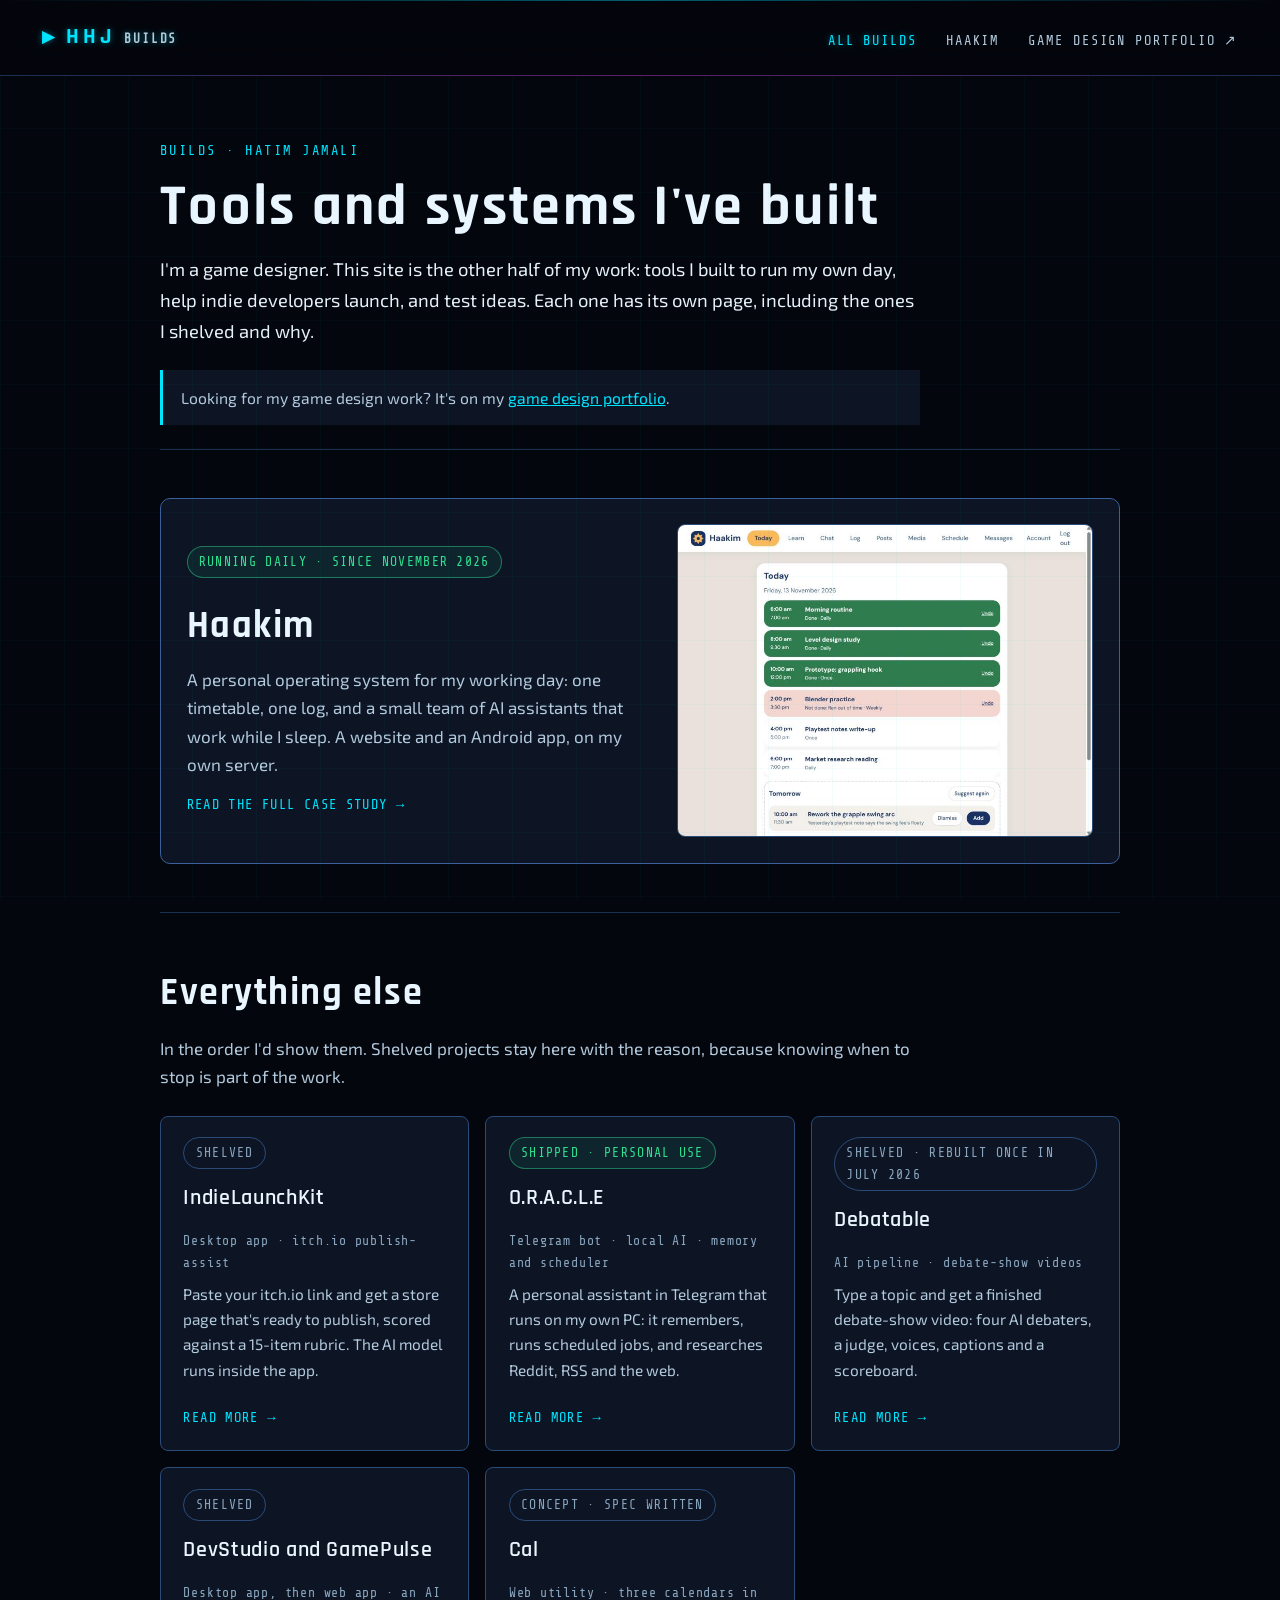
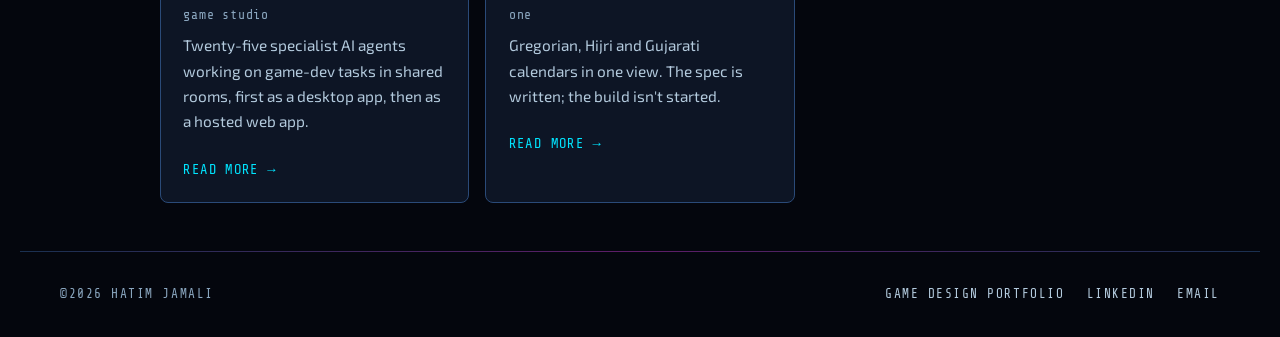
<file: index.html>
<!DOCTYPE html>
<html lang="en">
<head>
<meta charset="UTF-8"/>
<meta name="viewport" content="width=device-width, initial-scale=1.0"/>
<title>Builds — Hatim Jamali</title>
<meta name="description" content="Tools and systems built by Hatim Jamali: Haakim, IndieLaunchKit, O.R.A.C.L.E and more."/>
<link rel="stylesheet" href="style.css"/>
</head>
<body>

<nav>
  <a class="nav-logo" href="index.html">H<span>H</span>J<small>BUILDS</small></a>
  <ul>
    <li><a href="index.html">All builds</a></li>
    <li><a href="haakim.html">Haakim</a></li>
    <li><a href="https://hatimhjamali.github.io/hatim-jamali-portfolio/">Game design portfolio ↗</a></li>
  </ul>
</nav>

<main class="wrap">

  <header class="page-hero">
    <div class="kicker">Builds · Hatim Jamali</div>
    <h1>Tools and systems I've built</h1>
    <p class="lede">
      I'm a game designer. This site is the other half of my work: tools I built to run my own day, help indie
      developers launch, and test ideas. Each one has its own page, including the ones I shelved and why.
    </p>
    <p class="note">Looking for my game design work? It's on my <a href="https://hatimhjamali.github.io/hatim-jamali-portfolio/">game design portfolio</a>.</p>
  </header>

  <section class="block">
    <a class="feature" href="haakim.html">
      <div>
        <span class="status">Running daily · since November 2026</span>
        <h2>Haakim</h2>
        <p>A personal operating system for my working day: one timetable, one log, and a small team of AI assistants that work while I sleep. A website and an Android app, on my own server.</p>
        <span class="more">Read the full case study →</span>
      </div>
      <img src="haakim-today.jpg" alt="Haakim's Today page, showing a timetable with blocks marked done and suggestions for tomorrow"/>
    </a>
  </section>

  <section class="block">
    <h2>Everything else</h2>
    <p class="sub">In the order I'd show them. Shelved projects stay here with the reason, because knowing when to stop is part of the work.</p>
    <div class="builds"><a class="build" href="indielaunchkit.html"><span class="status off">Shelved</span><h3>IndieLaunchKit</h3><div class="kind">Desktop app · itch.io publish-assist</div><p>Paste your itch.io link and get a store page that's ready to publish, scored against a 15-item rubric. The AI model runs inside the app.</p><span class="more">Read more →</span></a><a class="build" href="oracle.html"><span class="status">Shipped · personal use</span><h3>O.R.A.C.L.E</h3><div class="kind">Telegram bot · local AI · memory and scheduler</div><p>A personal assistant in Telegram that runs on my own PC: it remembers, runs scheduled jobs, and researches Reddit, RSS and the web.</p><span class="more">Read more →</span></a><a class="build" href="debatable.html"><span class="status off">Shelved · rebuilt once in July 2026</span><h3>Debatable</h3><div class="kind">AI pipeline · debate-show videos</div><p>Type a topic and get a finished debate-show video: four AI debaters, a judge, voices, captions and a scoreboard.</p><span class="more">Read more →</span></a><a class="build" href="devstudio.html"><span class="status off">Shelved</span><h3>DevStudio and GamePulse</h3><div class="kind">Desktop app, then web app · an AI game studio</div><p>Twenty-five specialist AI agents working on game-dev tasks in shared rooms, first as a desktop app, then as a hosted web app.</p><span class="more">Read more →</span></a><a class="build" href="cal.html"><span class="status off">Concept · spec written</span><h3>Cal</h3><div class="kind">Web utility · three calendars in one</div><p>Gregorian, Hijri and Gujarati calendars in one view. The spec is written; the build isn't started.</p><span class="more">Read more →</span></a></div>
  </section>

</main>

<footer>
  <div class="footer-left">©2026 HATIM JAMALI</div>
  <div class="footer-links">
    <a href="https://hatimhjamali.github.io/hatim-jamali-portfolio/">Game design portfolio</a>
    <a href="https://www.linkedin.com/in/hatim-jamali-510889212/" target="_blank" rel="noopener">LinkedIn</a>
    <a href="mailto:hatimhjamali@gmail.com">Email</a>
  </div>
</footer>

<script src="script.js"></script>
</body>
</html>
</file>
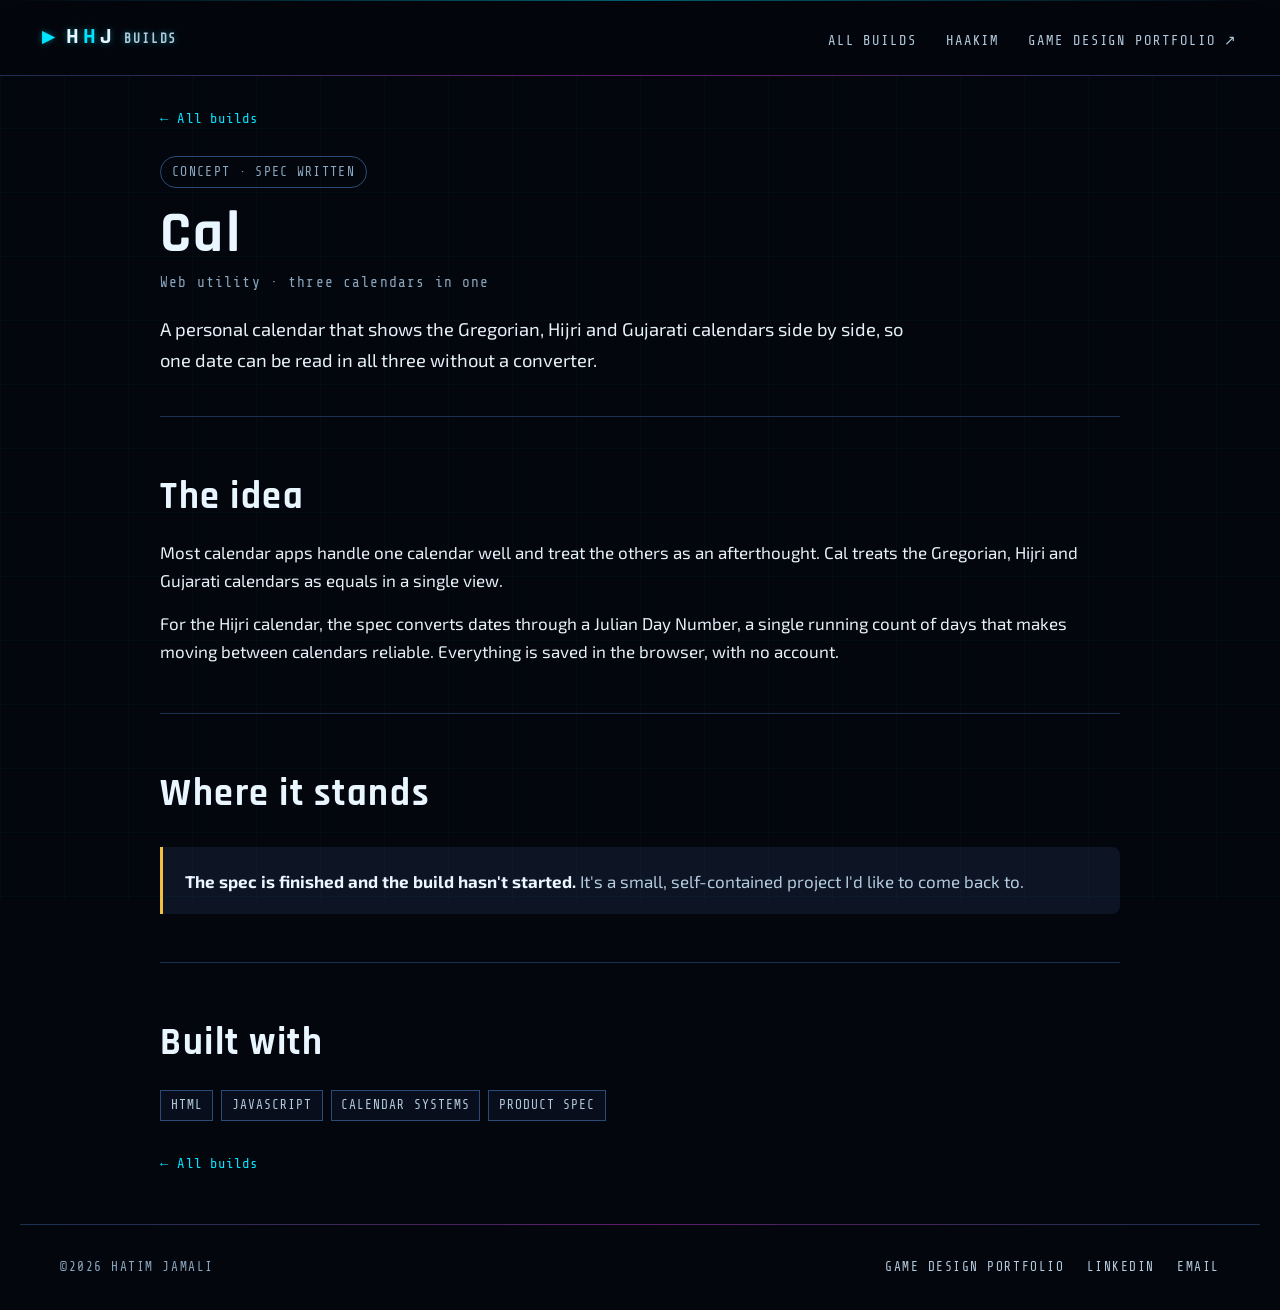
<file: cal.html>
<!DOCTYPE html>
<html lang="en">
<head>
<meta charset="UTF-8"/>
<meta name="viewport" content="width=device-width, initial-scale=1.0"/>
<title>Cal — Builds by Hatim Jamali</title>
<meta name="description" content="A personal calendar that shows the Gregorian, Hijri and Gujarati calendars side by side, so one date can be read in all three without a converter."/>
<link rel="stylesheet" href="style.css"/>
</head>
<body>

<nav>
  <a class="nav-logo" href="index.html">H<span>H</span>J<small>BUILDS</small></a>
  <ul>
    <li><a href="index.html">All builds</a></li>
    <li><a href="haakim.html">Haakim</a></li>
    <li><a href="https://hatimhjamali.github.io/hatim-jamali-portfolio/">Game design portfolio ↗</a></li>
  </ul>
</nav>

<main class="wrap">

  <a class="back" href="index.html">← All builds</a>
  <header class="proj-hero">
    <span class="status off">Concept · spec written</span>
    <h1>Cal</h1>
    <div class="kind">Web utility · three calendars in one</div>
    <p class="lede">A personal calendar that shows the Gregorian, Hijri and Gujarati calendars side by side, so one date can be read in all three without a converter.</p>
  </header>

  <section class="block">
    <h2>The idea</h2>
    <p>Most calendar apps handle one calendar well and treat the others as an afterthought. Cal treats the Gregorian, Hijri and Gujarati calendars as equals in a single view.</p><p>For the Hijri calendar, the spec converts dates through a Julian Day Number, a single running count of days that makes moving between calendars reliable. Everything is saved in the browser, with no account.</p>
  </section>

  <section class="block">
    <h2>Where it stands</h2>
    <div class="verdict"><p><strong>The spec is finished and the build hasn't started.</strong> It's a small, self-contained project I'd like to come back to.</p></div>
  </section>

  <section class="block">
    <h2>Built with</h2>
    <div class="chips"><span class="chip">HTML</span><span class="chip">JavaScript</span><span class="chip">Calendar systems</span><span class="chip">Product spec</span></div>
    <a class="back" href="index.html">← All builds</a>
  </section>

</main>

<footer>
  <div class="footer-left">©2026 HATIM JAMALI</div>
  <div class="footer-links">
    <a href="https://hatimhjamali.github.io/hatim-jamali-portfolio/">Game design portfolio</a>
    <a href="https://www.linkedin.com/in/hatim-jamali-510889212/" target="_blank" rel="noopener">LinkedIn</a>
    <a href="mailto:hatimhjamali@gmail.com">Email</a>
  </div>
</footer>

<script src="script.js"></script>
</body>
</html>
</file>
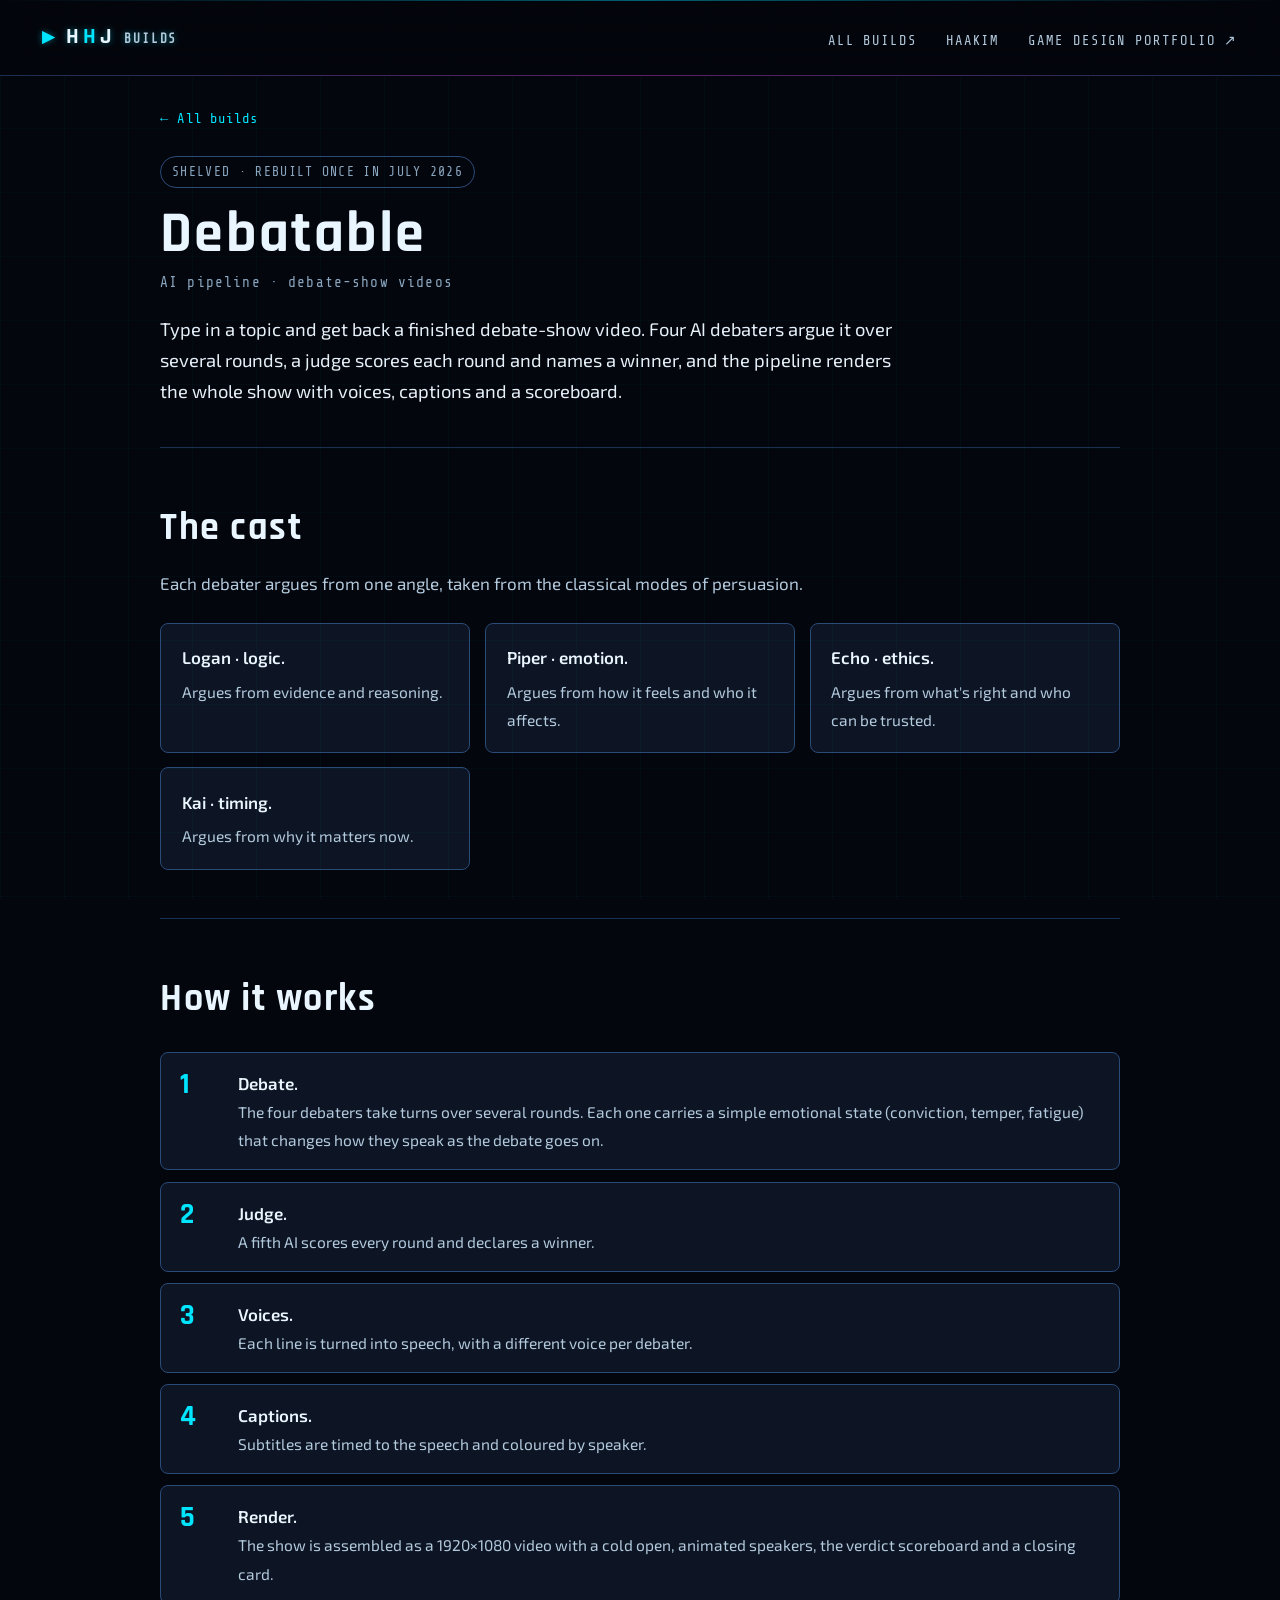
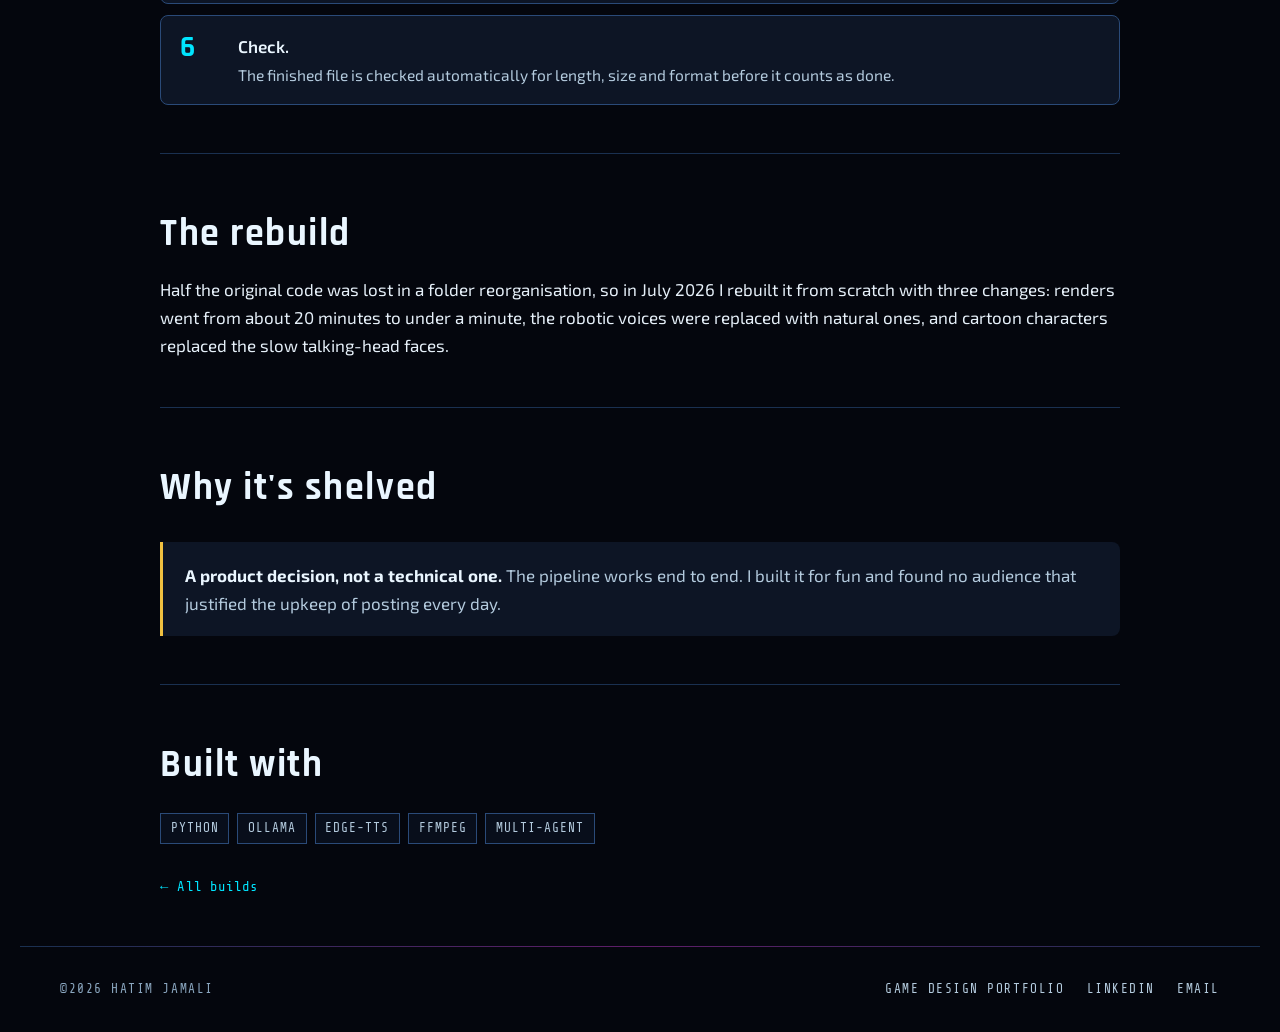
<file: debatable.html>
<!DOCTYPE html>
<html lang="en">
<head>
<meta charset="UTF-8"/>
<meta name="viewport" content="width=device-width, initial-scale=1.0"/>
<title>Debatable — Builds by Hatim Jamali</title>
<meta name="description" content="Type in a topic and get back a finished debate-show video. Four AI debaters argue it over several rounds, a judge scores each round and names a winner, and the pipeline renders the whole show with voices, captions and a scoreboard."/>
<link rel="stylesheet" href="style.css"/>
</head>
<body>

<nav>
  <a class="nav-logo" href="index.html">H<span>H</span>J<small>BUILDS</small></a>
  <ul>
    <li><a href="index.html">All builds</a></li>
    <li><a href="haakim.html">Haakim</a></li>
    <li><a href="https://hatimhjamali.github.io/hatim-jamali-portfolio/">Game design portfolio ↗</a></li>
  </ul>
</nav>

<main class="wrap">

  <a class="back" href="index.html">← All builds</a>
  <header class="proj-hero">
    <span class="status off">Shelved · rebuilt once in July 2026</span>
    <h1>Debatable</h1>
    <div class="kind">AI pipeline · debate-show videos</div>
    <p class="lede">Type in a topic and get back a finished debate-show video. Four AI debaters argue it over several rounds, a judge scores each round and names a winner, and the pipeline renders the whole show with voices, captions and a scoreboard.</p>
  </header>

  <section class="block">
    <h2>The cast</h2>
    <p class="sub">Each debater argues from one angle, taken from the classical modes of persuasion.</p>
    <div class="cols"><div class="card"><strong>Logan · logic.</strong><span>Argues from evidence and reasoning.</span></div><div class="card"><strong>Piper · emotion.</strong><span>Argues from how it feels and who it affects.</span></div><div class="card"><strong>Echo · ethics.</strong><span>Argues from what's right and who can be trusted.</span></div><div class="card"><strong>Kai · timing.</strong><span>Argues from why it matters now.</span></div></div>
  </section>

  <section class="block">
    <h2>How it works</h2>
    <div class="flow"><div class="stage"><div><strong>Debate.</strong><span> The four debaters take turns over several rounds. Each one carries a simple emotional state (conviction, temper, fatigue) that changes how they speak as the debate goes on.</span></div></div><div class="stage"><div><strong>Judge.</strong><span> A fifth AI scores every round and declares a winner.</span></div></div><div class="stage"><div><strong>Voices.</strong><span> Each line is turned into speech, with a different voice per debater.</span></div></div><div class="stage"><div><strong>Captions.</strong><span> Subtitles are timed to the speech and coloured by speaker.</span></div></div><div class="stage"><div><strong>Render.</strong><span> The show is assembled as a 1920×1080 video with a cold open, animated speakers, the verdict scoreboard and a closing card.</span></div></div><div class="stage"><div><strong>Check.</strong><span> The finished file is checked automatically for length, size and format before it counts as done.</span></div></div></div>
  </section>

  <section class="block">
    <h2>The rebuild</h2>
    <p>Half the original code was lost in a folder reorganisation, so in July 2026 I rebuilt it from scratch with three changes: renders went from about 20 minutes to under a minute, the robotic voices were replaced with natural ones, and cartoon characters replaced the slow talking-head faces.</p>
  </section>

  <section class="block">
    <h2>Why it's shelved</h2>
    <div class="verdict"><p><strong>A product decision, not a technical one.</strong> The pipeline works end to end. I built it for fun and found no audience that justified the upkeep of posting every day.</p></div>
  </section>

  <section class="block">
    <h2>Built with</h2>
    <div class="chips"><span class="chip">Python</span><span class="chip">Ollama</span><span class="chip">edge-tts</span><span class="chip">FFmpeg</span><span class="chip">Multi-agent</span></div>
    <a class="back" href="index.html">← All builds</a>
  </section>

</main>

<footer>
  <div class="footer-left">©2026 HATIM JAMALI</div>
  <div class="footer-links">
    <a href="https://hatimhjamali.github.io/hatim-jamali-portfolio/">Game design portfolio</a>
    <a href="https://www.linkedin.com/in/hatim-jamali-510889212/" target="_blank" rel="noopener">LinkedIn</a>
    <a href="mailto:hatimhjamali@gmail.com">Email</a>
  </div>
</footer>

<script src="script.js"></script>
</body>
</html>
</file>
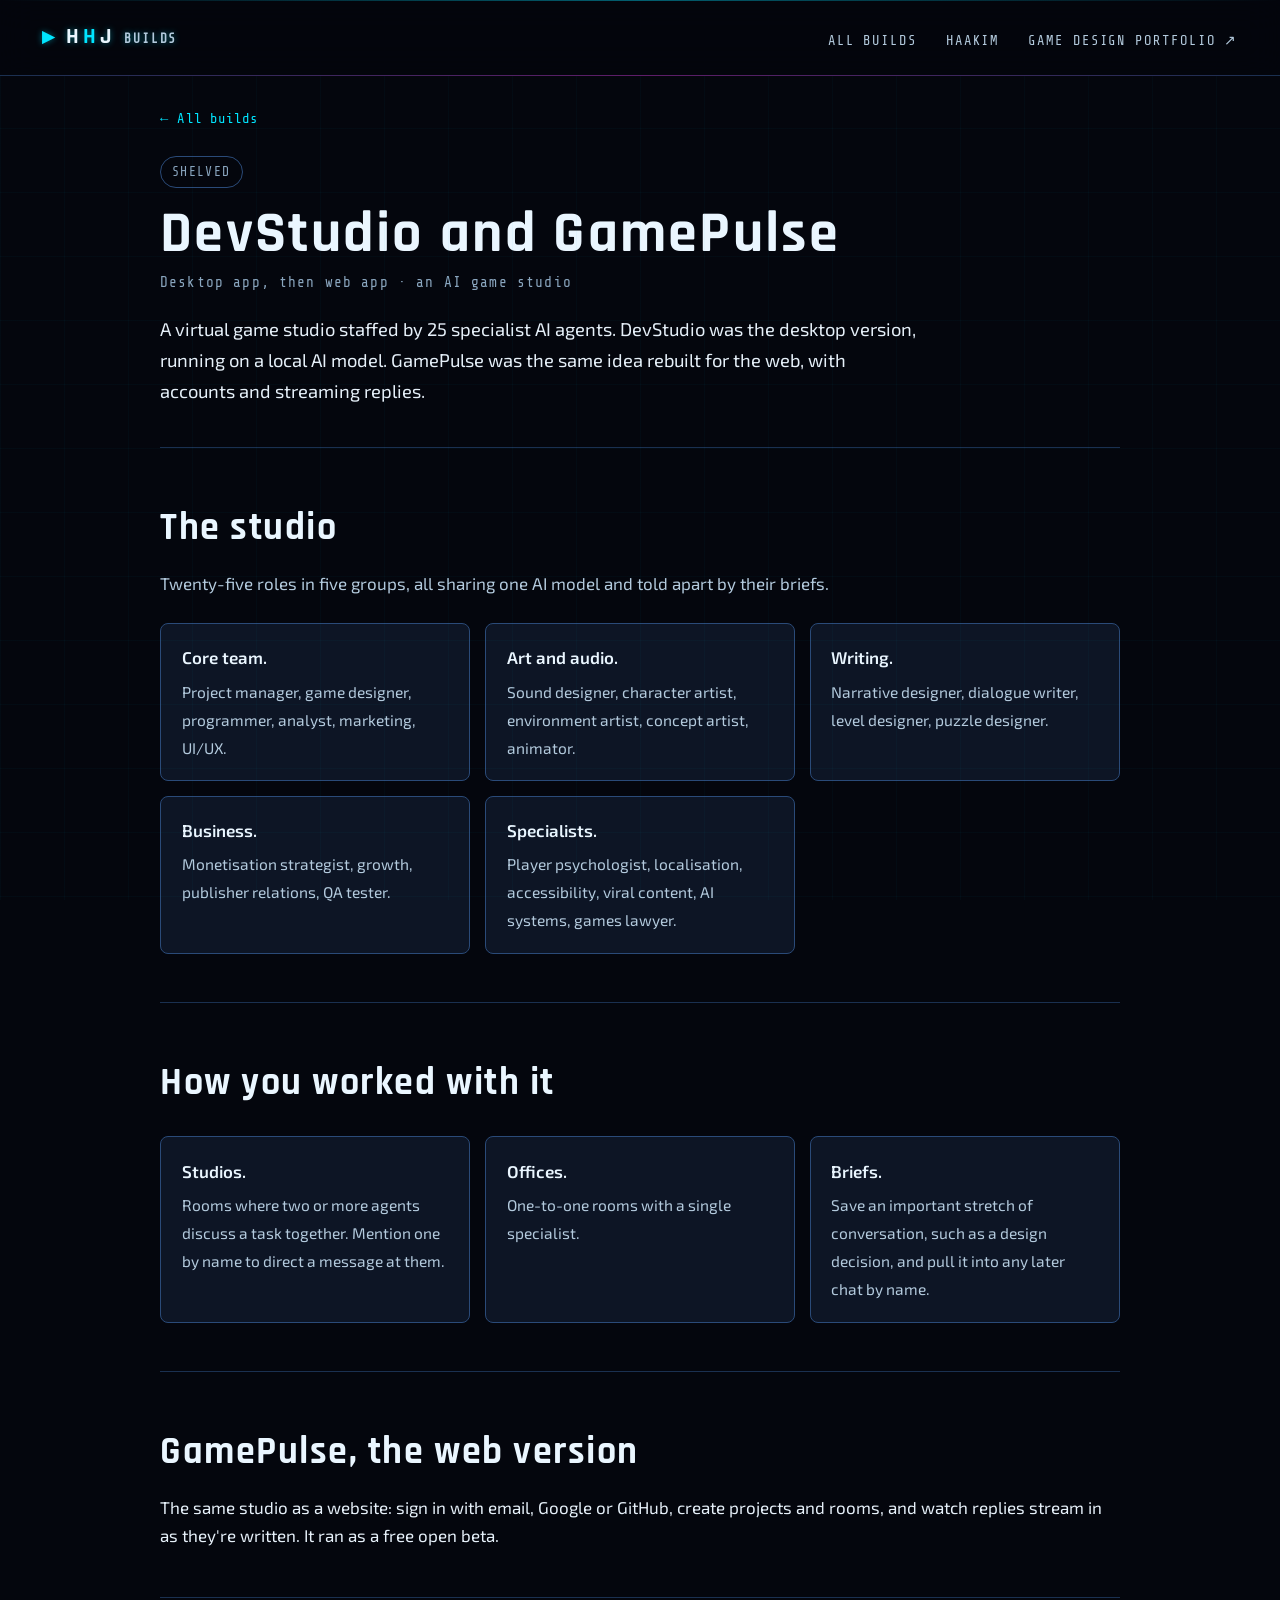
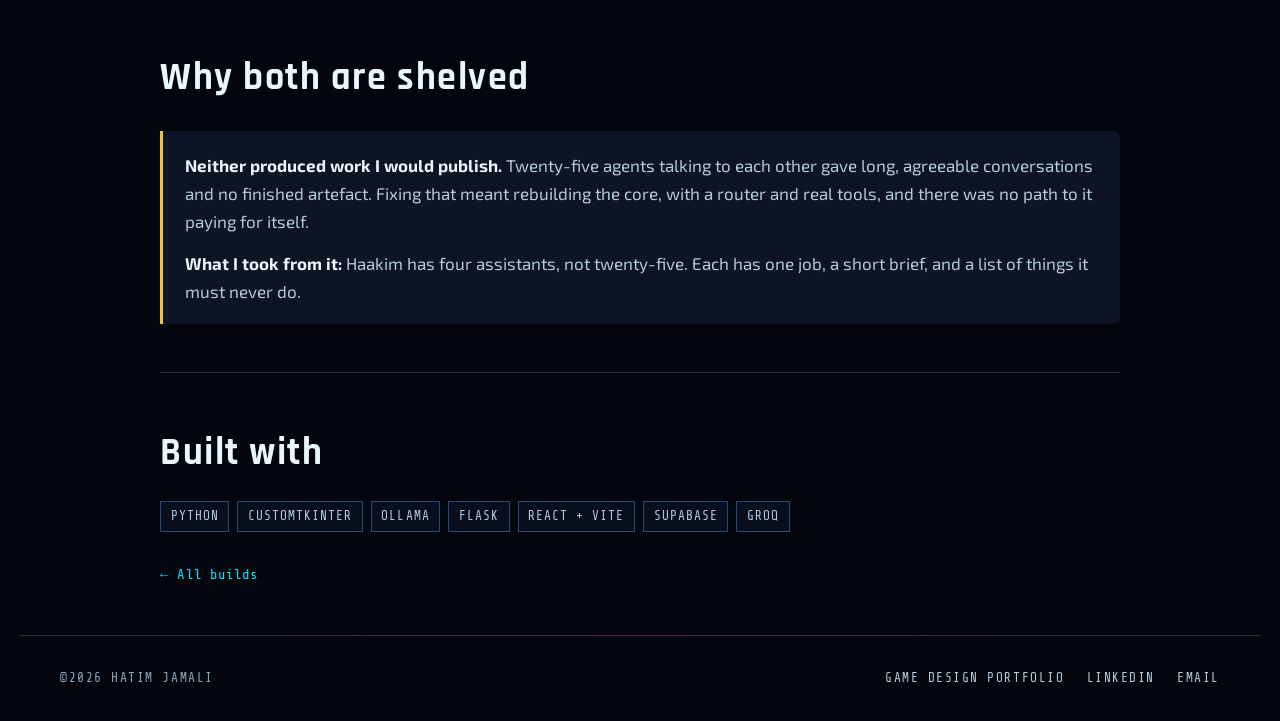
<file: devstudio.html>
<!DOCTYPE html>
<html lang="en">
<head>
<meta charset="UTF-8"/>
<meta name="viewport" content="width=device-width, initial-scale=1.0"/>
<title>DevStudio and GamePulse — Builds by Hatim Jamali</title>
<meta name="description" content="A virtual game studio staffed by 25 specialist AI agents. DevStudio was the desktop version, running on a local AI model. GamePulse was the same idea rebuilt for the web, with accounts and streaming replies."/>
<link rel="stylesheet" href="style.css"/>
</head>
<body>

<nav>
  <a class="nav-logo" href="index.html">H<span>H</span>J<small>BUILDS</small></a>
  <ul>
    <li><a href="index.html">All builds</a></li>
    <li><a href="haakim.html">Haakim</a></li>
    <li><a href="https://hatimhjamali.github.io/hatim-jamali-portfolio/">Game design portfolio ↗</a></li>
  </ul>
</nav>

<main class="wrap">

  <a class="back" href="index.html">← All builds</a>
  <header class="proj-hero">
    <span class="status off">Shelved</span>
    <h1>DevStudio and GamePulse</h1>
    <div class="kind">Desktop app, then web app · an AI game studio</div>
    <p class="lede">A virtual game studio staffed by 25 specialist AI agents. DevStudio was the desktop version, running on a local AI model. GamePulse was the same idea rebuilt for the web, with accounts and streaming replies.</p>
  </header>

  <section class="block">
    <h2>The studio</h2>
    <p class="sub">Twenty-five roles in five groups, all sharing one AI model and told apart by their briefs.</p>
    <div class="cols"><div class="card"><strong>Core team.</strong><span>Project manager, game designer, programmer, analyst, marketing, UI/UX.</span></div><div class="card"><strong>Art and audio.</strong><span>Sound designer, character artist, environment artist, concept artist, animator.</span></div><div class="card"><strong>Writing.</strong><span>Narrative designer, dialogue writer, level designer, puzzle designer.</span></div><div class="card"><strong>Business.</strong><span>Monetisation strategist, growth, publisher relations, QA tester.</span></div><div class="card"><strong>Specialists.</strong><span>Player psychologist, localisation, accessibility, viral content, AI systems, games lawyer.</span></div></div>
  </section>

  <section class="block">
    <h2>How you worked with it</h2>
    <div class="cols"><div class="card"><strong>Studios.</strong><span>Rooms where two or more agents discuss a task together. Mention one by name to direct a message at them.</span></div><div class="card"><strong>Offices.</strong><span>One-to-one rooms with a single specialist.</span></div><div class="card"><strong>Briefs.</strong><span>Save an important stretch of conversation, such as a design decision, and pull it into any later chat by name.</span></div></div>
  </section>

  <section class="block">
    <h2>GamePulse, the web version</h2>
    <p>The same studio as a website: sign in with email, Google or GitHub, create projects and rooms, and watch replies stream in as they're written. It ran as a free open beta.</p>
  </section>

  <section class="block">
    <h2>Why both are shelved</h2>
    <div class="verdict"><p><strong>Neither produced work I would publish.</strong> Twenty-five agents talking to each other gave long, agreeable conversations and no finished artefact. Fixing that meant rebuilding the core, with a router and real tools, and there was no path to it paying for itself.</p><p><strong>What I took from it:</strong> Haakim has four assistants, not twenty-five. Each has one job, a short brief, and a list of things it must never do.</p></div>
  </section>

  <section class="block">
    <h2>Built with</h2>
    <div class="chips"><span class="chip">Python</span><span class="chip">CustomTkinter</span><span class="chip">Ollama</span><span class="chip">Flask</span><span class="chip">React + Vite</span><span class="chip">Supabase</span><span class="chip">Groq</span></div>
    <a class="back" href="index.html">← All builds</a>
  </section>

</main>

<footer>
  <div class="footer-left">©2026 HATIM JAMALI</div>
  <div class="footer-links">
    <a href="https://hatimhjamali.github.io/hatim-jamali-portfolio/">Game design portfolio</a>
    <a href="https://www.linkedin.com/in/hatim-jamali-510889212/" target="_blank" rel="noopener">LinkedIn</a>
    <a href="mailto:hatimhjamali@gmail.com">Email</a>
  </div>
</footer>

<script src="script.js"></script>
</body>
</html>
</file>
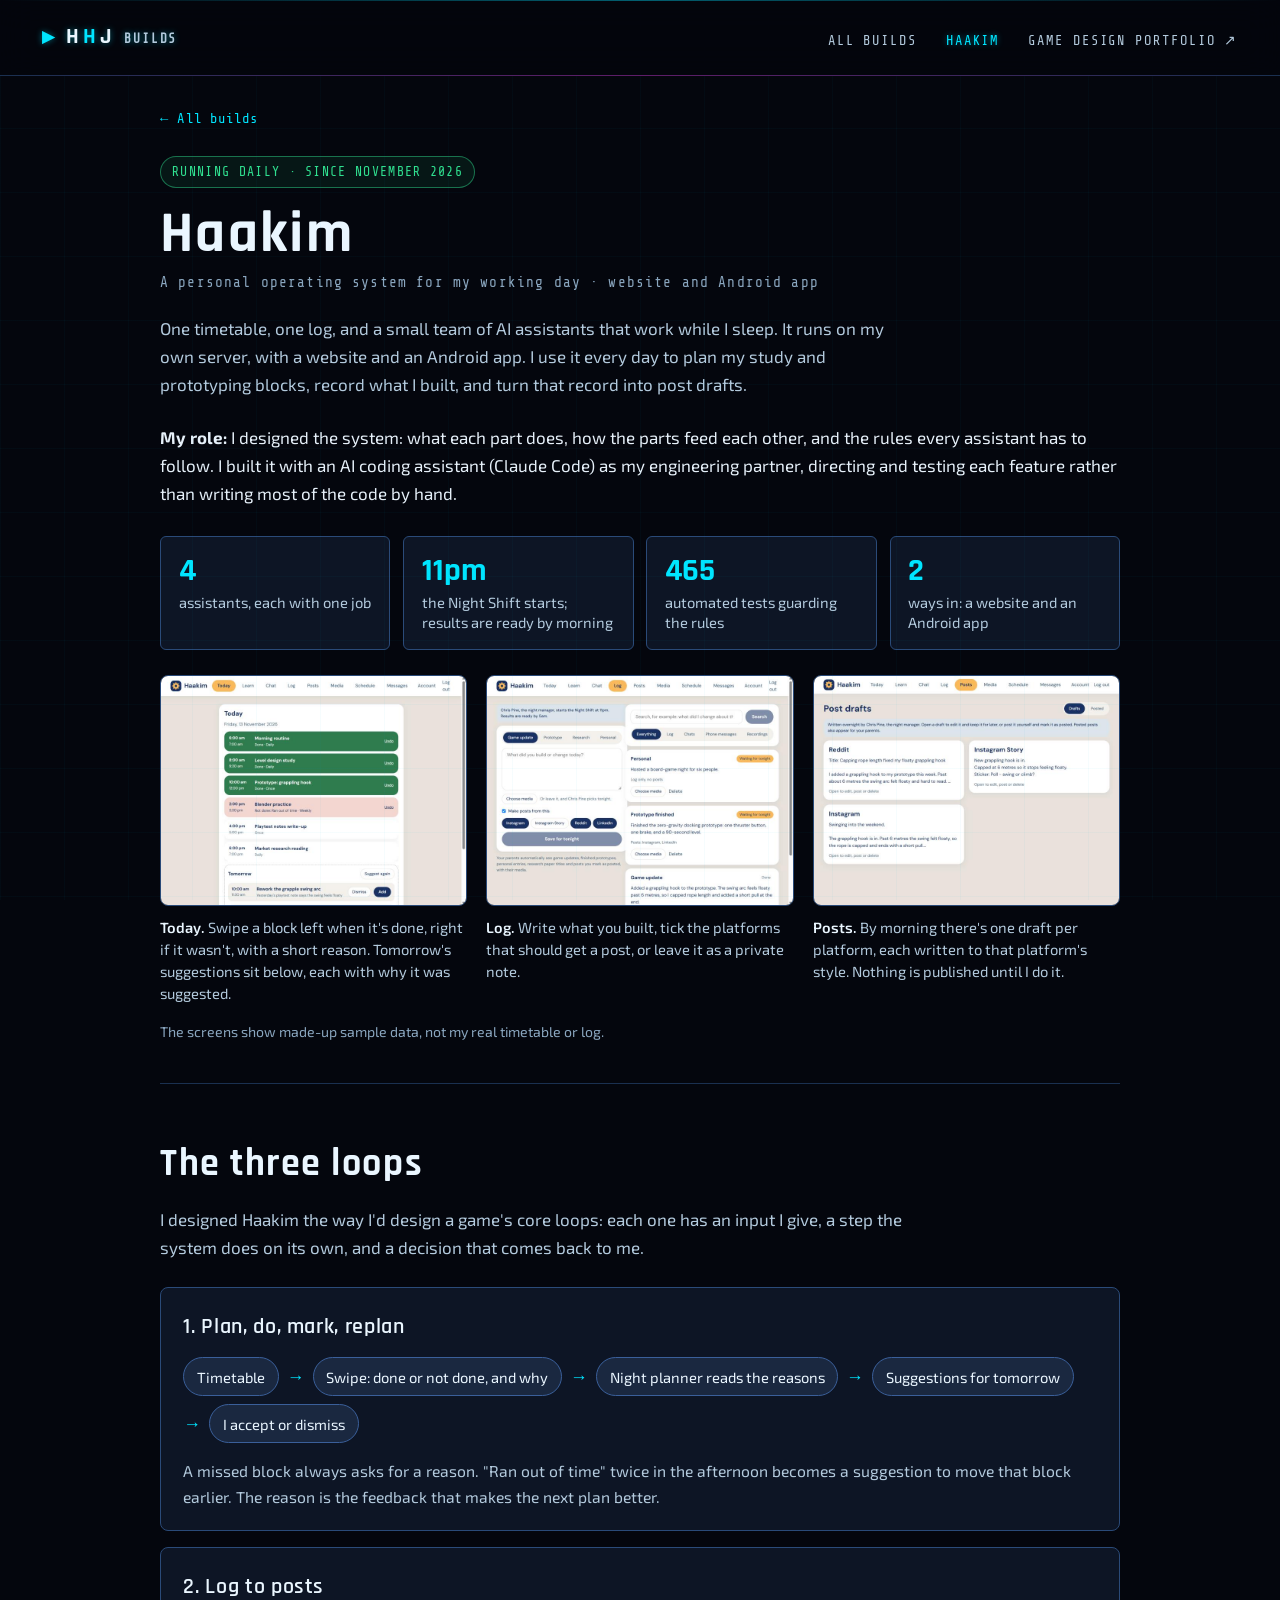
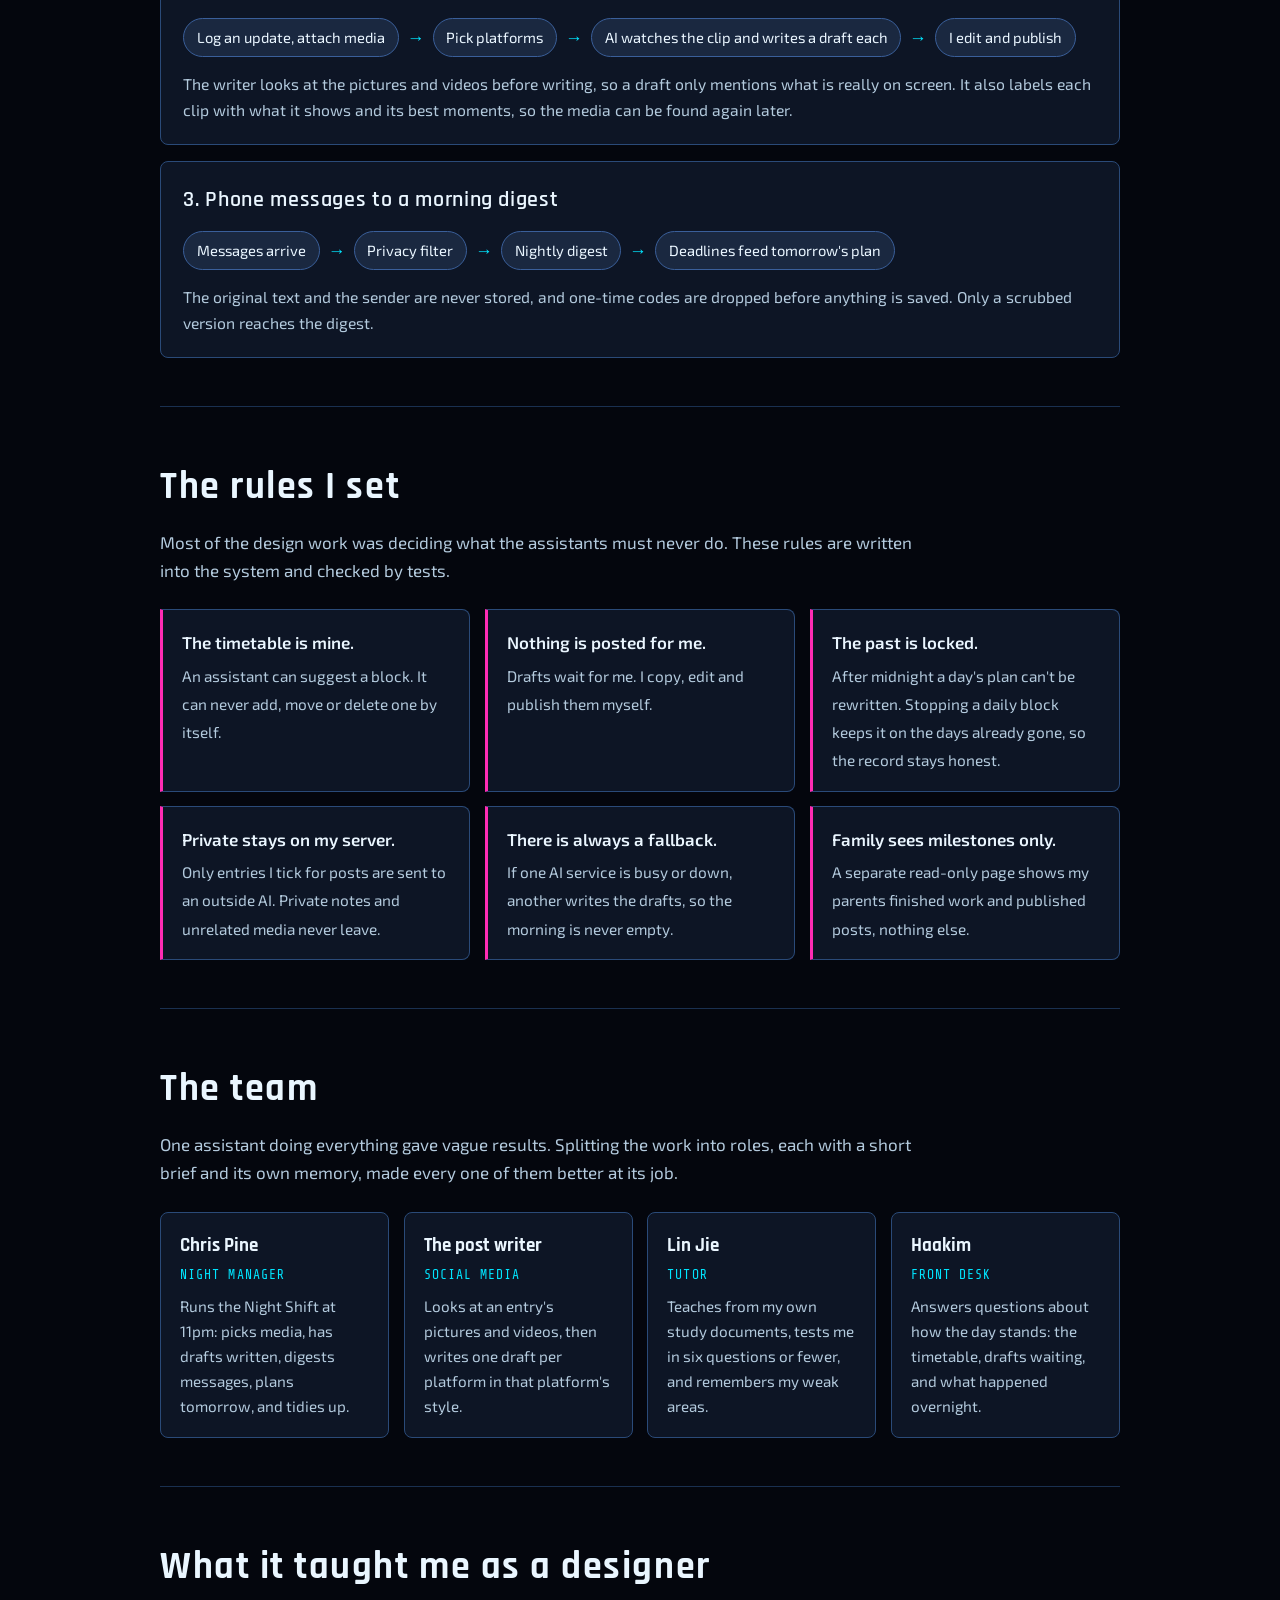
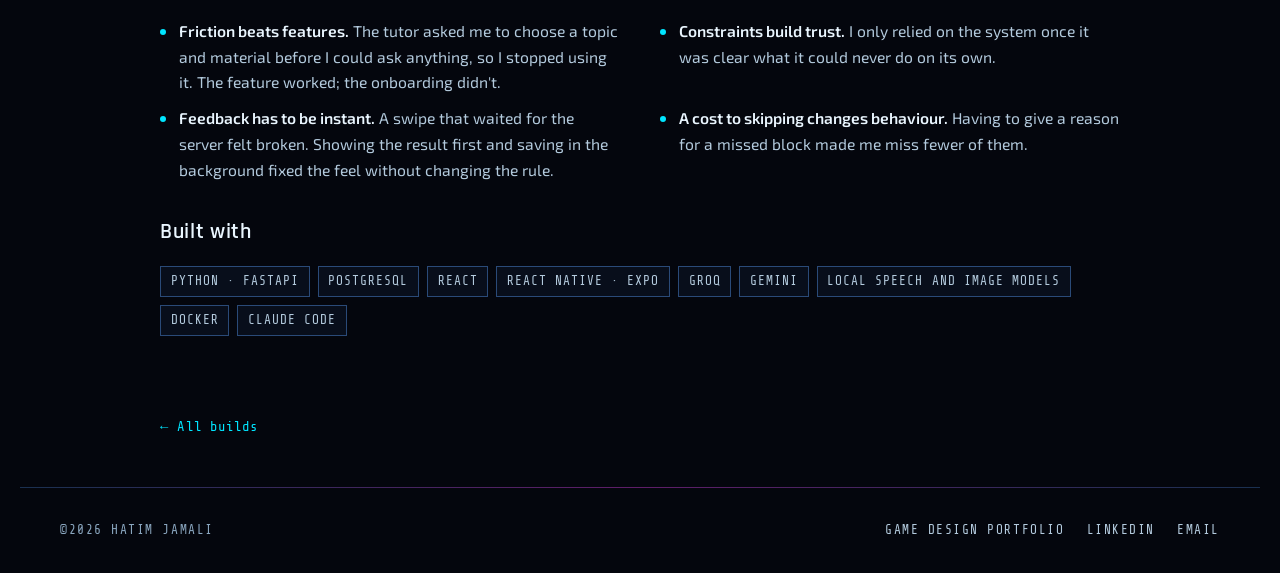
<file: haakim.html>
<!DOCTYPE html>
<html lang="en">
<head>
<meta charset="UTF-8"/>
<meta name="viewport" content="width=device-width, initial-scale=1.0"/>
<title>Haakim — Builds by Hatim Jamali</title>
<meta name="description" content="Haakim: a personal operating system for a designer's working day, with a timetable, a log and a team of AI assistants."/>
<link rel="stylesheet" href="style.css"/>
</head>
<body>

<nav>
  <a class="nav-logo" href="index.html">H<span>H</span>J<small>BUILDS</small></a>
  <ul>
    <li><a href="index.html">All builds</a></li>
    <li><a href="haakim.html">Haakim</a></li>
    <li><a href="https://hatimhjamali.github.io/hatim-jamali-portfolio/">Game design portfolio ↗</a></li>
  </ul>
</nav>

<main class="wrap">

  <a class="back" href="index.html">← All builds</a>
  <!-- ───────────── HAAKIM ───────────── -->
  <section class="proj-hero">
    <span class="status">Running daily · since November 2026</span>
    <h1>Haakim</h1>
    <div class="kind">A personal operating system for my working day · website and Android app</div>
    <p class="sub">
      One timetable, one log, and a small team of AI assistants that work while I sleep. It runs on my own
      server, with a website and an Android app. I use it every day to plan my study and prototyping blocks,
      record what I built, and turn that record into post drafts.
    </p>
    <p>
      <strong>My role:</strong> I designed the system: what each part does, how the parts feed each other, and the
      rules every assistant has to follow. I built it with an AI coding assistant (Claude Code) as my engineering
      partner, directing and testing each feature rather than writing most of the code by hand.
    </p>

    <div class="facts">
      <div class="fact"><strong>4</strong><span>assistants, each with one job</span></div>
      <div class="fact"><strong>11pm</strong><span>the Night Shift starts; results are ready by morning</span></div>
      <div class="fact"><strong>465</strong><span>automated tests guarding the rules</span></div>
      <div class="fact"><strong>2</strong><span>ways in: a website and an Android app</span></div>
    </div>

    <div class="screens">
      <figure>
        <img src="haakim-today.jpg" alt="Haakim's Today page: a timetable with blocks marked done in green and one marked not done with a reason, and suggestions for tomorrow below"/>
        <figcaption><strong>Today.</strong> Swipe a block left when it's done, right if it wasn't, with a short reason. Tomorrow's suggestions sit below, each with why it was suggested.</figcaption>
      </figure>
      <figure>
        <img src="haakim-log.jpg" alt="Haakim's Log page: a box to write an update, a tick box to make posts from it with platform choices, and past entries"/>
        <figcaption><strong>Log.</strong> Write what you built, tick the platforms that should get a post, or leave it as a private note.</figcaption>
      </figure>
      <figure>
        <img src="haakim-posts.jpg" alt="Haakim's Posts page: draft posts for Reddit, Instagram and an Instagram Story written overnight"/>
        <figcaption><strong>Posts.</strong> By morning there's one draft per platform, each written to that platform's style. Nothing is published until I do it.</figcaption>
      </figure>
    </div>
    <p class="sample">The screens show made-up sample data, not my real timetable or log.</p>
  </section>

  <section class="block">
    <h2>The three loops</h2>
    <p class="sub">I designed Haakim the way I'd design a game's core loops: each one has an input I give, a step the system does on its own, and a decision that comes back to me.</p>

    <div class="loops">
      <div class="loop">
        <h3>1. Plan, do, mark, replan</h3>
        <div class="steps">
          <span class="step">Timetable</span><span class="arrow">→</span>
          <span class="step">Swipe: done or not done, and why</span><span class="arrow">→</span>
          <span class="step">Night planner reads the reasons</span><span class="arrow">→</span>
          <span class="step">Suggestions for tomorrow</span><span class="arrow">→</span>
          <span class="step">I accept or dismiss</span>
        </div>
        <p>A missed block always asks for a reason. "Ran out of time" twice in the afternoon becomes a suggestion to move that block earlier. The reason is the feedback that makes the next plan better.</p>
      </div>

      <div class="loop">
        <h3>2. Log to posts</h3>
        <div class="steps">
          <span class="step">Log an update, attach media</span><span class="arrow">→</span>
          <span class="step">Pick platforms</span><span class="arrow">→</span>
          <span class="step">AI watches the clip and writes a draft each</span><span class="arrow">→</span>
          <span class="step">I edit and publish</span>
        </div>
        <p>The writer looks at the pictures and videos before writing, so a draft only mentions what is really on screen. It also labels each clip with what it shows and its best moments, so the media can be found again later.</p>
      </div>

      <div class="loop">
        <h3>3. Phone messages to a morning digest</h3>
        <div class="steps">
          <span class="step">Messages arrive</span><span class="arrow">→</span>
          <span class="step">Privacy filter</span><span class="arrow">→</span>
          <span class="step">Nightly digest</span><span class="arrow">→</span>
          <span class="step">Deadlines feed tomorrow's plan</span>
        </div>
        <p>The original text and the sender are never stored, and one-time codes are dropped before anything is saved. Only a scrubbed version reaches the digest.</p>
      </div>
    </div>
  </section>

  <section class="block">
    <h2>The rules I set</h2>
    <p class="sub">Most of the design work was deciding what the assistants must never do. These rules are written into the system and checked by tests.</p>
    <div class="rules">
      <div class="rule"><strong>The timetable is mine.</strong><span>An assistant can suggest a block. It can never add, move or delete one by itself.</span></div>
      <div class="rule"><strong>Nothing is posted for me.</strong><span>Drafts wait for me. I copy, edit and publish them myself.</span></div>
      <div class="rule"><strong>The past is locked.</strong><span>After midnight a day's plan can't be rewritten. Stopping a daily block keeps it on the days already gone, so the record stays honest.</span></div>
      <div class="rule"><strong>Private stays on my server.</strong><span>Only entries I tick for posts are sent to an outside AI. Private notes and unrelated media never leave.</span></div>
      <div class="rule"><strong>There is always a fallback.</strong><span>If one AI service is busy or down, another writes the drafts, so the morning is never empty.</span></div>
      <div class="rule"><strong>Family sees milestones only.</strong><span>A separate read-only page shows my parents finished work and published posts, nothing else.</span></div>
    </div>
  </section>

  <section class="block">
    <h2>The team</h2>
    <p class="sub">One assistant doing everything gave vague results. Splitting the work into roles, each with a short brief and its own memory, made every one of them better at its job.</p>
    <div class="team">
      <div class="member"><div class="who">Chris Pine</div><div class="job">Night manager</div><p>Runs the Night Shift at 11pm: picks media, has drafts written, digests messages, plans tomorrow, and tidies up.</p></div>
      <div class="member"><div class="who">The post writer</div><div class="job">Social media</div><p>Looks at an entry's pictures and videos, then writes one draft per platform in that platform's style.</p></div>
      <div class="member"><div class="who">Lin Jie</div><div class="job">Tutor</div><p>Teaches from my own study documents, tests me in six questions or fewer, and remembers my weak areas.</p></div>
      <div class="member"><div class="who">Haakim</div><div class="job">Front desk</div><p>Answers questions about how the day stands: the timetable, drafts waiting, and what happened overnight.</p></div>
    </div>
  </section>

  <section class="block">
    <h2>What it taught me as a designer</h2>
    <div class="two">
      <ul>
        <li><strong>Friction beats features.</strong> The tutor asked me to choose a topic and material before I could ask anything, so I stopped using it. The feature worked; the onboarding didn't.</li>
        <li><strong>Feedback has to be instant.</strong> A swipe that waited for the server felt broken. Showing the result first and saving in the background fixed the feel without changing the rule.</li>
      </ul>
      <ul>
        <li><strong>Constraints build trust.</strong> I only relied on the system once it was clear what it could never do on its own.</li>
        <li><strong>A cost to skipping changes behaviour.</strong> Having to give a reason for a missed block made me miss fewer of them.</li>
      </ul>
    </div>
    <h3 style="margin-top:2rem;">Built with</h3>
    <div class="chips">
      <span class="chip">Python · FastAPI</span><span class="chip">PostgreSQL</span><span class="chip">React</span>
      <span class="chip">React Native · Expo</span><span class="chip">Groq</span><span class="chip">Gemini</span>
      <span class="chip">Local speech and image models</span><span class="chip">Docker</span><span class="chip">Claude Code</span>
    </div>
  </section>


  <a class="back" href="index.html" style="margin-bottom:3rem;">← All builds</a>

</main>

<footer>
  <div class="footer-left">©2026 HATIM JAMALI</div>
  <div class="footer-links">
    <a href="https://hatimhjamali.github.io/hatim-jamali-portfolio/">Game design portfolio</a>
    <a href="https://www.linkedin.com/in/hatim-jamali-510889212/" target="_blank" rel="noopener">LinkedIn</a>
    <a href="mailto:hatimhjamali@gmail.com">Email</a>
  </div>
</footer>

<script src="script.js"></script>
<div id="zoom" role="dialog" aria-label="Enlarged screenshot"><img alt=""/></div>
<script>
// Click a screenshot to see it larger; click again or press Escape to close.
const zoom = document.getElementById('zoom');
document.querySelectorAll('.screens img').forEach((img) => {
  img.addEventListener('click', () => {
    zoom.querySelector('img').src = img.src;
    zoom.querySelector('img').alt = img.alt;
    zoom.classList.add('open');
  });
});
zoom.addEventListener('click', () => zoom.classList.remove('open'));
document.addEventListener('keydown', (e) => { if (e.key === 'Escape') zoom.classList.remove('open'); });
</script>
</body>
</html>
</file>
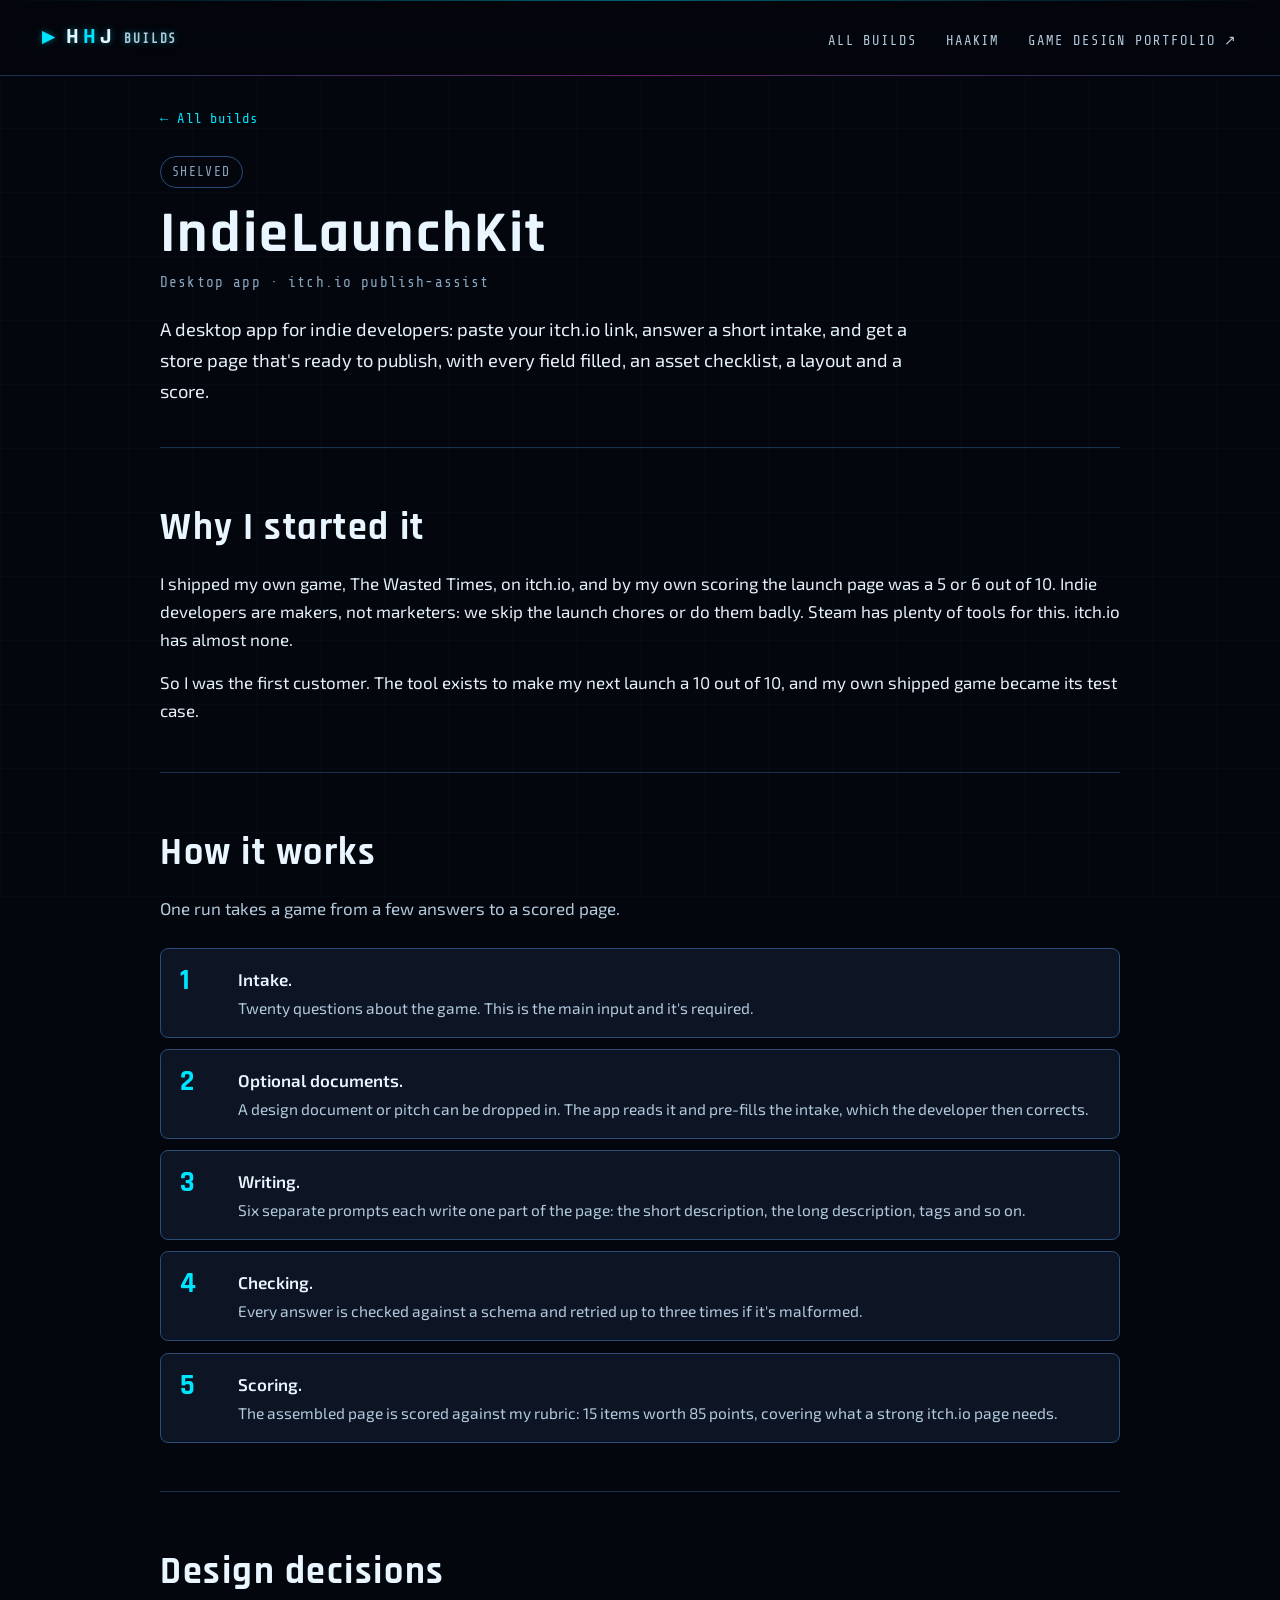
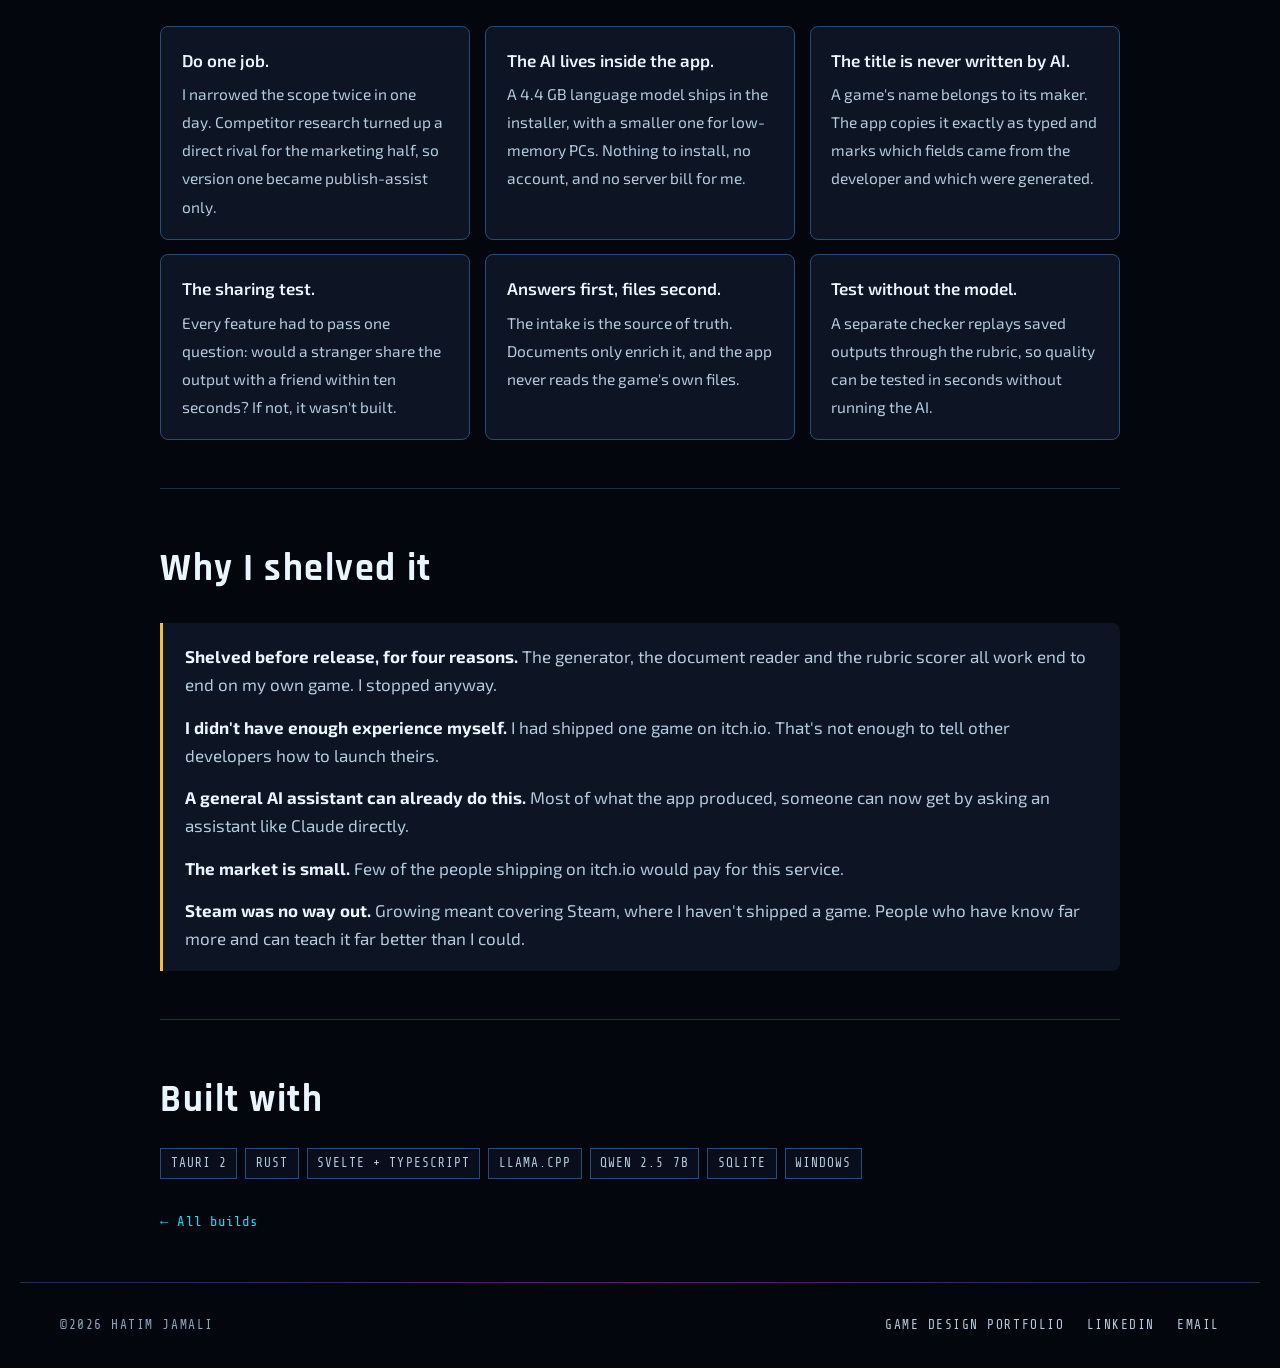
<file: indielaunchkit.html>
<!DOCTYPE html>
<html lang="en">
<head>
<meta charset="UTF-8"/>
<meta name="viewport" content="width=device-width, initial-scale=1.0"/>
<title>IndieLaunchKit — Builds by Hatim Jamali</title>
<meta name="description" content="A desktop app for indie developers: paste your itch.io link, answer a short intake, and get a store page that's ready to publish, with every field filled, an asset checklist, a layout and a score."/>
<link rel="stylesheet" href="style.css"/>
</head>
<body>

<nav>
  <a class="nav-logo" href="index.html">H<span>H</span>J<small>BUILDS</small></a>
  <ul>
    <li><a href="index.html">All builds</a></li>
    <li><a href="haakim.html">Haakim</a></li>
    <li><a href="https://hatimhjamali.github.io/hatim-jamali-portfolio/">Game design portfolio ↗</a></li>
  </ul>
</nav>

<main class="wrap">

  <a class="back" href="index.html">← All builds</a>
  <header class="proj-hero">
    <span class="status off">Shelved</span>
    <h1>IndieLaunchKit</h1>
    <div class="kind">Desktop app · itch.io publish-assist</div>
    <p class="lede">A desktop app for indie developers: paste your itch.io link, answer a short intake, and get a store page that's ready to publish, with every field filled, an asset checklist, a layout and a score.</p>
  </header>

  <section class="block">
    <h2>Why I started it</h2>
    <p>I shipped my own game, The Wasted Times, on itch.io, and by my own scoring the launch page was a 5 or 6 out of 10. Indie developers are makers, not marketers: we skip the launch chores or do them badly. Steam has plenty of tools for this. itch.io has almost none.</p><p>So I was the first customer. The tool exists to make my next launch a 10 out of 10, and my own shipped game became its test case.</p>
  </section>

  <section class="block">
    <h2>How it works</h2>
    <p class="sub">One run takes a game from a few answers to a scored page.</p>
    <div class="flow"><div class="stage"><div><strong>Intake.</strong><span> Twenty questions about the game. This is the main input and it's required.</span></div></div><div class="stage"><div><strong>Optional documents.</strong><span> A design document or pitch can be dropped in. The app reads it and pre-fills the intake, which the developer then corrects.</span></div></div><div class="stage"><div><strong>Writing.</strong><span> Six separate prompts each write one part of the page: the short description, the long description, tags and so on.</span></div></div><div class="stage"><div><strong>Checking.</strong><span> Every answer is checked against a schema and retried up to three times if it's malformed.</span></div></div><div class="stage"><div><strong>Scoring.</strong><span> The assembled page is scored against my rubric: 15 items worth 85 points, covering what a strong itch.io page needs.</span></div></div></div>
  </section>

  <section class="block">
    <h2>Design decisions</h2>
    <div class="cols"><div class="card"><strong>Do one job.</strong><span>I narrowed the scope twice in one day. Competitor research turned up a direct rival for the marketing half, so version one became publish-assist only.</span></div><div class="card"><strong>The AI lives inside the app.</strong><span>A 4.4 GB language model ships in the installer, with a smaller one for low-memory PCs. Nothing to install, no account, and no server bill for me.</span></div><div class="card"><strong>The title is never written by AI.</strong><span>A game's name belongs to its maker. The app copies it exactly as typed and marks which fields came from the developer and which were generated.</span></div><div class="card"><strong>The sharing test.</strong><span>Every feature had to pass one question: would a stranger share the output with a friend within ten seconds? If not, it wasn't built.</span></div><div class="card"><strong>Answers first, files second.</strong><span>The intake is the source of truth. Documents only enrich it, and the app never reads the game's own files.</span></div><div class="card"><strong>Test without the model.</strong><span>A separate checker replays saved outputs through the rubric, so quality can be tested in seconds without running the AI.</span></div></div>
  </section>

  <section class="block">
    <h2>Why I shelved it</h2>
    <div class="verdict"><p><strong>Shelved before release, for four reasons.</strong> The generator, the document reader and the rubric scorer all work end to end on my own game. I stopped anyway.</p><p><strong>I didn't have enough experience myself.</strong> I had shipped one game on itch.io. That's not enough to tell other developers how to launch theirs.</p><p><strong>A general AI assistant can already do this.</strong> Most of what the app produced, someone can now get by asking an assistant like Claude directly.</p><p><strong>The market is small.</strong> Few of the people shipping on itch.io would pay for this service.</p><p><strong>Steam was no way out.</strong> Growing meant covering Steam, where I haven't shipped a game. People who have know far more and can teach it far better than I could.</p></div>
  </section>

  <section class="block">
    <h2>Built with</h2>
    <div class="chips"><span class="chip">Tauri 2</span><span class="chip">Rust</span><span class="chip">Svelte + TypeScript</span><span class="chip">llama.cpp</span><span class="chip">Qwen 2.5 7B</span><span class="chip">SQLite</span><span class="chip">Windows</span></div>
    <a class="back" href="index.html">← All builds</a>
  </section>

</main>

<footer>
  <div class="footer-left">©2026 HATIM JAMALI</div>
  <div class="footer-links">
    <a href="https://hatimhjamali.github.io/hatim-jamali-portfolio/">Game design portfolio</a>
    <a href="https://www.linkedin.com/in/hatim-jamali-510889212/" target="_blank" rel="noopener">LinkedIn</a>
    <a href="mailto:hatimhjamali@gmail.com">Email</a>
  </div>
</footer>

<script src="script.js"></script>
</body>
</html>
</file>
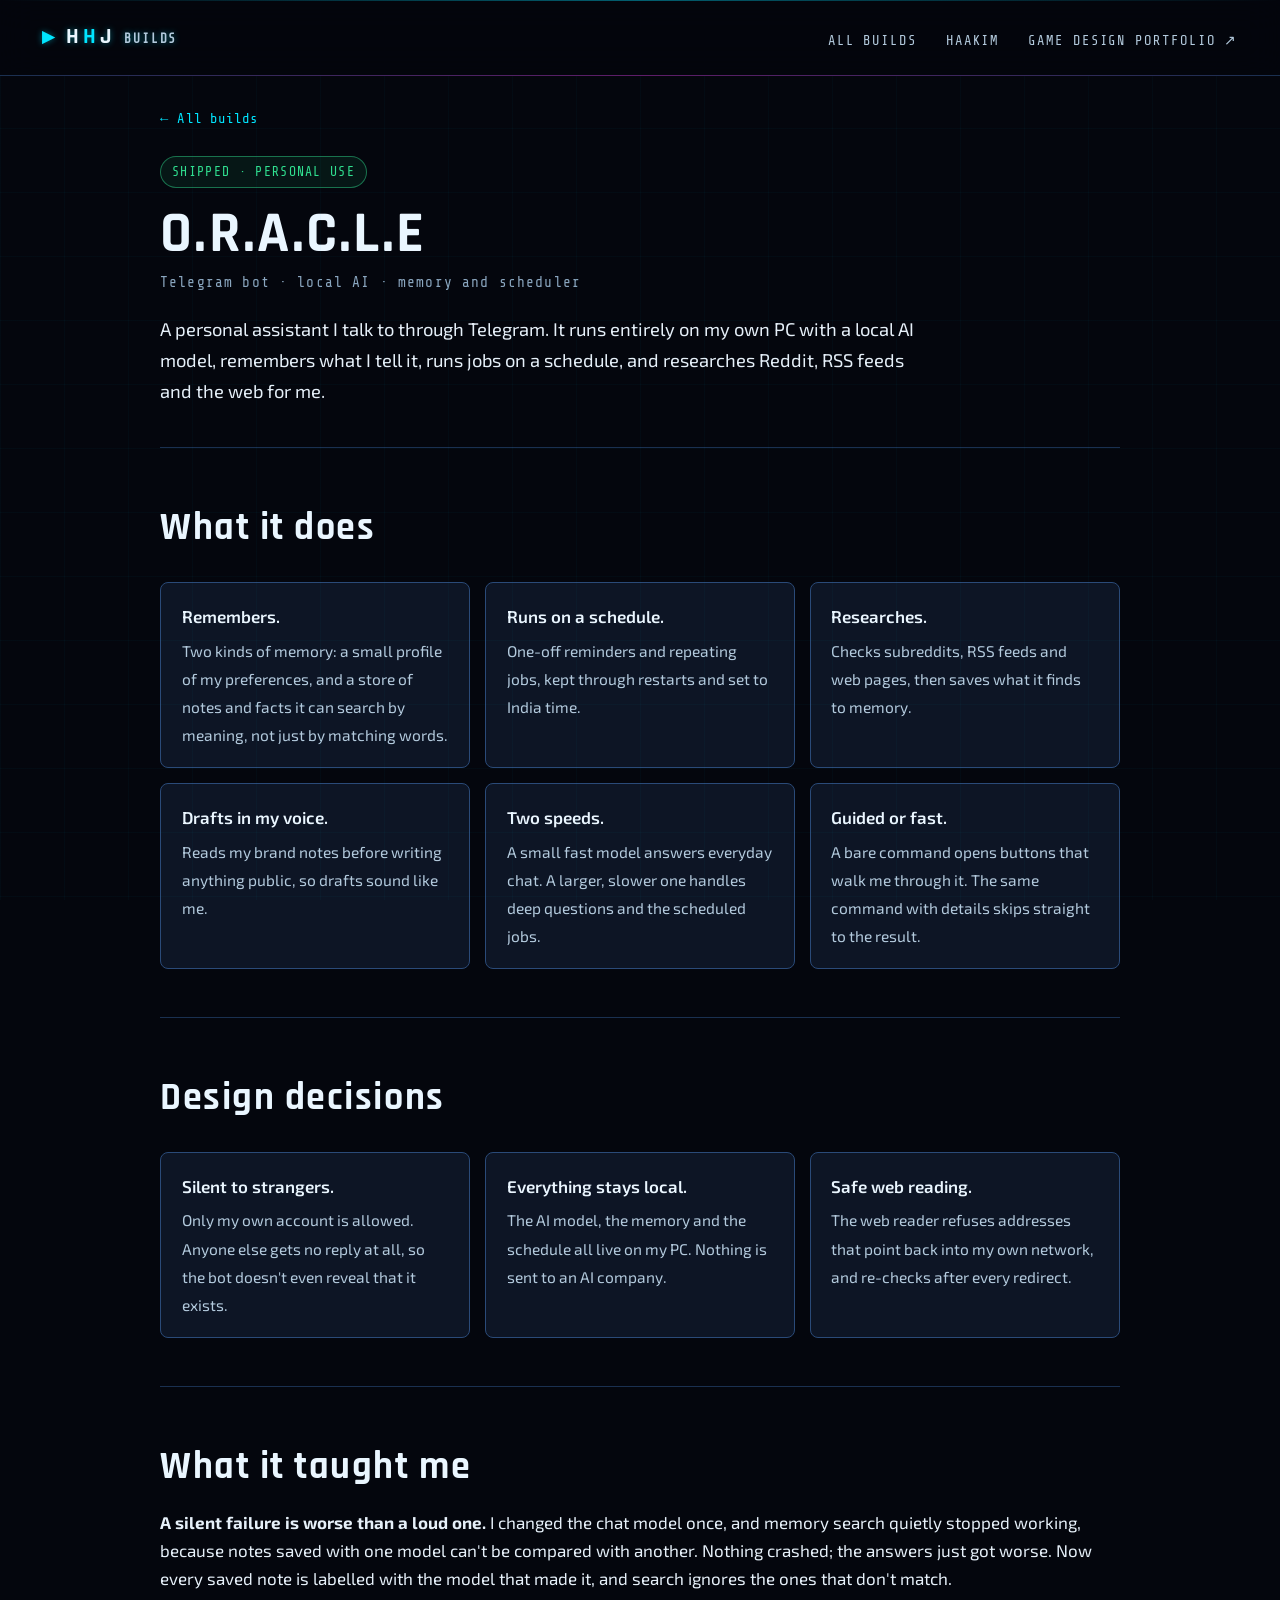
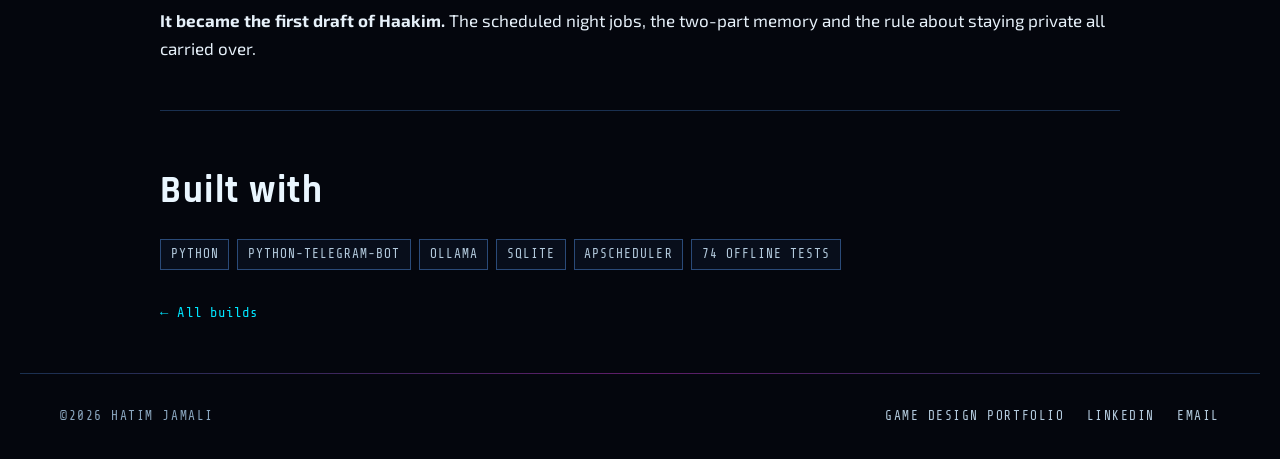
<file: oracle.html>
<!DOCTYPE html>
<html lang="en">
<head>
<meta charset="UTF-8"/>
<meta name="viewport" content="width=device-width, initial-scale=1.0"/>
<title>O.R.A.C.L.E — Builds by Hatim Jamali</title>
<meta name="description" content="A personal assistant I talk to through Telegram. It runs entirely on my own PC with a local AI model, remembers what I tell it, runs jobs on a schedule, and researches Reddit, RSS feeds and the web for me."/>
<link rel="stylesheet" href="style.css"/>
</head>
<body>

<nav>
  <a class="nav-logo" href="index.html">H<span>H</span>J<small>BUILDS</small></a>
  <ul>
    <li><a href="index.html">All builds</a></li>
    <li><a href="haakim.html">Haakim</a></li>
    <li><a href="https://hatimhjamali.github.io/hatim-jamali-portfolio/">Game design portfolio ↗</a></li>
  </ul>
</nav>

<main class="wrap">

  <a class="back" href="index.html">← All builds</a>
  <header class="proj-hero">
    <span class="status">Shipped · personal use</span>
    <h1>O.R.A.C.L.E</h1>
    <div class="kind">Telegram bot · local AI · memory and scheduler</div>
    <p class="lede">A personal assistant I talk to through Telegram. It runs entirely on my own PC with a local AI model, remembers what I tell it, runs jobs on a schedule, and researches Reddit, RSS feeds and the web for me.</p>
  </header>

  <section class="block">
    <h2>What it does</h2>
    <div class="cols"><div class="card"><strong>Remembers.</strong><span>Two kinds of memory: a small profile of my preferences, and a store of notes and facts it can search by meaning, not just by matching words.</span></div><div class="card"><strong>Runs on a schedule.</strong><span>One-off reminders and repeating jobs, kept through restarts and set to India time.</span></div><div class="card"><strong>Researches.</strong><span>Checks subreddits, RSS feeds and web pages, then saves what it finds to memory.</span></div><div class="card"><strong>Drafts in my voice.</strong><span>Reads my brand notes before writing anything public, so drafts sound like me.</span></div><div class="card"><strong>Two speeds.</strong><span>A small fast model answers everyday chat. A larger, slower one handles deep questions and the scheduled jobs.</span></div><div class="card"><strong>Guided or fast.</strong><span>A bare command opens buttons that walk me through it. The same command with details skips straight to the result.</span></div></div>
  </section>

  <section class="block">
    <h2>Design decisions</h2>
    <div class="cols"><div class="card"><strong>Silent to strangers.</strong><span>Only my own account is allowed. Anyone else gets no reply at all, so the bot doesn't even reveal that it exists.</span></div><div class="card"><strong>Everything stays local.</strong><span>The AI model, the memory and the schedule all live on my PC. Nothing is sent to an AI company.</span></div><div class="card"><strong>Safe web reading.</strong><span>The web reader refuses addresses that point back into my own network, and re-checks after every redirect.</span></div></div>
  </section>

  <section class="block">
    <h2>What it taught me</h2>
    <p><strong>A silent failure is worse than a loud one.</strong> I changed the chat model once, and memory search quietly stopped working, because notes saved with one model can't be compared with another. Nothing crashed; the answers just got worse. Now every saved note is labelled with the model that made it, and search ignores the ones that don't match.</p><p><strong>It became the first draft of Haakim.</strong> The scheduled night jobs, the two-part memory and the rule about staying private all carried over.</p>
  </section>

  <section class="block">
    <h2>Built with</h2>
    <div class="chips"><span class="chip">Python</span><span class="chip">python-telegram-bot</span><span class="chip">Ollama</span><span class="chip">SQLite</span><span class="chip">APScheduler</span><span class="chip">74 offline tests</span></div>
    <a class="back" href="index.html">← All builds</a>
  </section>

</main>

<footer>
  <div class="footer-left">©2026 HATIM JAMALI</div>
  <div class="footer-links">
    <a href="https://hatimhjamali.github.io/hatim-jamali-portfolio/">Game design portfolio</a>
    <a href="https://www.linkedin.com/in/hatim-jamali-510889212/" target="_blank" rel="noopener">LinkedIn</a>
    <a href="mailto:hatimhjamali@gmail.com">Email</a>
  </div>
</footer>

<script src="script.js"></script>
</body>
</html>
</file>
<file: style.css>
/* ═══════════════════════════════════════════════════════════════
   HATIM JAMALI PORTFOLIO — STYLES v4 · DARK, READABLE
   ═══════════════════════════════════════════════════════════════ */

@import url('https://fonts.googleapis.com/css2?family=Rajdhani:wght@400;500;600;700&family=Exo+2:ital,wght@0,300;0,400;0,600;0,700;1,300&family=Share+Tech+Mono&display=swap');

:root {
  /* ── Surfaces ── */
  --bg-0:     #04060d;
  --bg:       #070b14;
  --bg2:      #0a1020;
  --bg3:      #0f1828;
  --panel:    #0d1525;
  --panel2:   #131e33;
  --panel3:   #1a2840;

  /* ── Frame / borders ── */
  --border:   #1a3050;
  --border2:  #2a4a78;
  --border3:  #3a5f9a;

  /* ── Accents ── */
  --cyan:        #00e5ff;
  --cyan2:       #00b8d4;
  --cyan-dim:    #005670;
  --cyan-deep:   #002a40;
  --magenta:     #ff2cb4;
  --magenta2:    #c5008c;
  --magenta-dim: #5a0040;
  --gold:        #f0c040;
  --green:       #30e090;
  --red:         #ff4060;

  /* ── Text ── */
  /* Brighter than v3, so body copy and labels pass contrast on the dark background. */
  --text:     #e6f0f9;
  --text2:    #b3cadd;
  --text3:    #8aa6bf;
  --text4:    #6b879f;
  --white:    #eaf6ff;

  /* ── Glows ── */
  --glow-cyan:    0 0 16px rgba(0,229,255,0.35);
  --glow-cyan-sm: 0 0 6px rgba(0,229,255,0.45);
  --glow-mag:     0 0 14px rgba(255,44,180,0.35);
  --glow-mag-sm:  0 0 6px rgba(255,44,180,0.5);

  /* ── Type ── */
  --f-display: 'Rajdhani', sans-serif;
  --f-body:    'Exo 2', sans-serif;
  --f-mono:    'Share Tech Mono', monospace;

  /* ── Motion ── */
  --t-fast: 120ms;
  --t-base: 200ms;
  --t-slow: 350ms;
  --ease:   cubic-bezier(.22,.61,.36,1);
}

/* ── RESET ── */
* { box-sizing: border-box; margin: 0; padding: 0; }
html { scroll-behavior: smooth; }

body {
  background: var(--bg-0);
  color: var(--text);
  font-family: var(--f-body);
  font-weight: 400;
  font-size: 17px;
  line-height: 1.65;
  overflow-x: hidden;
  min-height: 100vh;
}

/* ── BG GRID ── */
body::before {
  content: '';
  position: fixed; inset: 0;
  background-image:
    linear-gradient(rgba(0,180,220,0.035) 1px, transparent 1px),
    linear-gradient(90deg, rgba(0,180,220,0.035) 1px, transparent 1px);
  background-size: 64px 64px;
  pointer-events: none; z-index: 0;
}

/* The moving scan bar and CRT scanlines are gone: they sat on top of the text and made it harder to read. */
.crt-overlay { display: none; }

/* ── NAV ── */
nav {
  position: sticky; top: 0; z-index: 200;
  display: flex; justify-content: space-between; align-items: center;
  padding: 0.9rem 2.5rem;
  background: rgba(4,6,13,0.92);
  backdrop-filter: blur(18px);
  border-bottom: 1px solid var(--border);
}
nav::before {
  content: '';
  position: absolute; top: 0; left: 0; right: 0; height: 1px;
  background: linear-gradient(90deg, transparent, var(--cyan2), transparent);
  opacity: 0.5;
}
nav::after {
  content: '';
  position: absolute; bottom: -1px; left: 0; right: 0; height: 1px;
  background: linear-gradient(90deg, transparent, var(--magenta2), transparent);
  opacity: 0.4;
}
.nav-logo {
  font-family: var(--f-display);
  font-weight: 700; font-size: 1.4rem;
  letter-spacing: 0.18em; color: var(--white);
  text-decoration: none;
  text-shadow: var(--glow-cyan-sm);
}
.nav-logo span { color: var(--cyan); }
.nav-logo::before {
  content: '▶ '; color: var(--cyan); font-size: 0.7em;
  vertical-align: middle; text-shadow: var(--glow-cyan-sm);
}
nav ul { list-style: none; display: flex; gap: 1.6rem; align-items: center; }
nav a {
  font-family: var(--f-mono);
  font-size: 0.86rem; letter-spacing: 0.14em;
  text-decoration: none; color: var(--text2);
  text-transform: uppercase;
  position: relative; padding: 0.3rem 0.1rem;
  transition: color var(--t-fast) var(--ease);
}
nav a:hover, nav a.active {
  color: var(--cyan);
  text-shadow: var(--glow-cyan-sm);
}
.nav-status {
  display: flex; align-items: center; gap: 0.5rem;
  font-family: var(--f-mono);
  font-size: 0.8rem; color: var(--green);
  letter-spacing: 0.12em; text-transform: uppercase;
}
.nav-status::before {
  content: ''; width: 7px; height: 7px; border-radius: 50%;
  background: var(--green); box-shadow: 0 0 8px var(--green);
  animation: blink 2s ease infinite;
}
@keyframes blink { 0%,100%{opacity:1} 50%{opacity:0.3} }

/* ── PAGE WRAPPER ── */
.page-wrap {
  max-width: 1240px; margin: 0 auto;
  padding: 4rem 2.5rem; position: relative;
}

/* ── SECTION HEADER ── */
.sec-header {
  display: flex; align-items: center; gap: 1.2rem; margin-bottom: 2.5rem;
}
.sec-num {
  font-family: var(--f-mono); font-size: 0.81rem;
  color: var(--cyan); background: rgba(0,229,255,0.06);
  border: 1px solid var(--cyan-dim); padding: 0.3rem 0.7rem;
  letter-spacing: 0.16em; text-transform: uppercase;
  clip-path: polygon(0 0, calc(100% - 6px) 0, 100% 6px, 100% 100%, 6px 100%, 0 calc(100% - 6px));
}
.sec-title {
  font-family: var(--f-display); font-size: 1.7rem;
  font-weight: 700; letter-spacing: 0.1em; color: var(--white);
  text-shadow: var(--glow-cyan-sm);
}
.sec-line {
  flex: 1; height: 1px;
  background: linear-gradient(90deg, var(--border2), transparent);
  position: relative;
}
.sec-line::before {
  content: ''; position: absolute; left: 0; top: -2px;
  width: 5px; height: 5px; background: var(--cyan);
  box-shadow: var(--glow-cyan-sm);
}
.sec-icon { font-size: 1.2rem; opacity: 0.65; }

/* ── DIVIDER ── */
.divider {
  height: 1px;
  background: linear-gradient(90deg, transparent, var(--border2), transparent);
  max-width: 1240px; margin: 0 auto; position: relative;
}
.divider::before, .divider::after {
  content: ''; position: absolute; top: -3px;
  width: 7px; height: 7px; border: 1px solid var(--cyan-dim);
  background: var(--bg-0);
}
.divider::before { left: 8%; }
.divider::after  { right: 8%; }

/* ── HUD FRAME (reusable) ── */
.hud-frame {
  position: relative;
  background: var(--panel);
  border: 1px solid var(--border2);
  clip-path: polygon(
    0 14px, 14px 0,
    calc(100% - 14px) 0, 100% 14px,
    100% calc(100% - 14px), calc(100% - 14px) 100%,
    14px 100%, 0 calc(100% - 14px)
  );
}
.hud-frame::before {
  content: '';
  position: absolute; inset: 1px;
  background: linear-gradient(180deg, rgba(0,229,255,0.025), transparent 30%);
  pointer-events: none;
  clip-path: inherit;
}
.hud-corners::before, .hud-corners::after,
.hud-corners > .c-tl, .hud-corners > .c-br {
  content: ''; position: absolute; width: 12px; height: 12px;
  border: 1px solid var(--cyan); pointer-events: none;
}
.hud-corners::before { top: 6px;    left: 6px;    border-right: none; border-bottom: none; }
.hud-corners::after  { bottom: 6px; right: 6px;   border-left:  none; border-top:    none; }

/* ── BUTTONS ── */
.btn {
  font-family: var(--f-mono);
  font-size: 0.88rem; letter-spacing: 0.16em; text-transform: uppercase;
  padding: 0.75rem 1.6rem; cursor: pointer; text-decoration: none;
  display: inline-flex; align-items: center; gap: 0.5rem;
  clip-path: polygon(0 0, calc(100% - 10px) 0, 100% 10px, 100% 100%, 10px 100%, 0 calc(100% - 10px));
  transition: all var(--t-base) var(--ease);
  border: none; position: relative;
}
.btn-primary {
  background: var(--cyan); color: var(--bg-0); font-weight: 700;
  box-shadow: 0 0 0 1px var(--cyan), var(--glow-cyan);
}
.btn-primary:hover {
  background: var(--white); color: var(--bg-0);
  box-shadow: 0 0 0 1px var(--white), 0 0 22px rgba(0,229,255,0.55);
  transform: translateY(-1px);
}
.btn-ghost {
  background: transparent; color: var(--cyan);
  box-shadow: inset 0 0 0 1px var(--cyan2);
}
.btn-ghost:hover {
  background: rgba(0,229,255,0.08); color: var(--white);
  box-shadow: inset 0 0 0 1px var(--cyan), var(--glow-cyan-sm);
}
.btn-mag {
  background: transparent; color: var(--magenta);
  box-shadow: inset 0 0 0 1px var(--magenta2);
}
.btn-mag:hover {
  background: rgba(255,44,180,0.08); color: var(--white);
  box-shadow: inset 0 0 0 1px var(--magenta), var(--glow-mag-sm);
}
.btn-gold {
  background: var(--gold); color: var(--bg-0); font-weight: 700;
  box-shadow: 0 0 0 1px var(--gold), 0 0 16px rgba(240,192,64,0.4);
}
.btn-gold:hover {
  background: #fff5c0; box-shadow: 0 0 0 1px #fff5c0, 0 0 22px rgba(240,192,64,0.6);
  transform: translateY(-1px);
}

/* ── CHIP / TAG ── */
.chip {
  font-family: var(--f-mono); font-size: 0.8rem;
  padding: 0.25rem 0.6rem; border: 1px solid var(--border2);
  color: var(--text2); background: rgba(13,21,37,0.6);
  letter-spacing: 0.08em; text-transform: uppercase;
  position: relative;
  transition: color var(--t-fast) var(--ease), border-color var(--t-fast) var(--ease);
}
.chip:hover { color: var(--cyan); border-color: var(--cyan-dim); }

/* ── FOOTER ── */
footer {
  border-top: 1px solid var(--border);
  padding: 2rem 2.5rem;
  max-width: 1240px; margin: 0 auto;
  display: flex; justify-content: space-between; align-items: center;
  flex-wrap: wrap; gap: 1rem;
  position: relative;
}
footer::before {
  content: '';
  position: absolute; top: -1px; left: 0; right: 0; height: 1px;
  background: linear-gradient(90deg, transparent, var(--magenta2), transparent);
  opacity: 0.4;
}
.footer-left {
  font-family: var(--f-mono);
  font-size: 0.8rem; color: var(--text3); letter-spacing: 0.12em;
  text-transform: uppercase;
}
.footer-links { display: flex; gap: 1.4rem; }
.footer-links a {
  font-family: var(--f-mono); font-size: 0.8rem;
  color: var(--text2); text-decoration: none; letter-spacing: 0.12em;
  text-transform: uppercase;
  transition: color var(--t-fast) var(--ease), text-shadow var(--t-fast) var(--ease);
}
.footer-links a:hover { color: var(--cyan); text-shadow: var(--glow-cyan-sm); }

/* ── REVEAL ── */
.reveal {
  opacity: 0; transform: translateY(18px);
  transition: opacity 0.55s var(--ease), transform 0.55s var(--ease);
}
.reveal.visible { opacity: 1; transform: translateY(0); }

/* ── SCROLLBAR ── */
::-webkit-scrollbar { width: 8px; }
::-webkit-scrollbar-track { background: var(--bg); }
::-webkit-scrollbar-thumb { background: var(--border2); }
::-webkit-scrollbar-thumb:hover { background: var(--cyan2); }

/* ── SELECTION ── */
::selection { background: rgba(0,229,255,0.35); color: var(--white); }

/* ── A11y FOCUS ── */
a:focus-visible, .btn:focus-visible, button:focus-visible {
  outline: 2px solid var(--cyan);
  outline-offset: 3px;
}

/* ── REDUCED MOTION ── */
@media (prefers-reduced-motion: reduce) {
  *, *::before, *::after {
    animation-duration: 0.01ms !important;
    animation-iteration-count: 1 !important;
    transition-duration: 0.01ms !important;
  }
}

/* ── MOBILE ── */
@media (max-width: 720px) {
  nav { padding: 0.8rem 1.2rem; }
  nav ul { gap: 0.9rem; flex-wrap: wrap; justify-content: flex-end; }
  nav a { font-size: 0.81rem; letter-spacing: 0.1em; }
  .nav-status { display: none; }
  .page-wrap { padding: 3rem 1.2rem; }
  footer { flex-direction: column; align-items: flex-start; padding: 1.5rem 1.2rem; }
}

/* ── from the Tools & Systems page ── */
.wrap { max-width: 1040px; margin: 0 auto; padding: 0 2.5rem; }
.page-hero { padding: 4rem 0 1.5rem; }
.kicker {
  font-family: var(--f-mono); font-size: 0.86rem; color: var(--cyan);
  letter-spacing: 0.18em; text-transform: uppercase; margin-bottom: 0.9rem;
}
.page-hero h1 {
  font-family: var(--f-display); font-size: clamp(2.2rem, 5vw, 3.6rem); font-weight: 700;
  color: var(--white); letter-spacing: 0.04em; line-height: 1.05; margin-bottom: 1rem;
}
.lede { font-size: 1.15rem; line-height: 1.7; color: var(--text); max-width: 760px; }
.note {
  margin-top: 1.4rem; padding: 0.9rem 1.1rem; max-width: 760px;
  border-left: 3px solid var(--cyan); background: var(--panel);
  font-size: 0.98rem; color: var(--text2);
}
.note a { color: var(--cyan); }

section.block { padding: 3rem 0; border-top: 1px solid var(--border); }
h2 {
  font-family: var(--f-display); font-size: clamp(1.7rem, 3.4vw, 2.4rem); font-weight: 700;
  color: var(--white); letter-spacing: 0.04em; margin-bottom: 0.6rem;
}
h3 {
  font-family: var(--f-display); font-size: 1.35rem; font-weight: 600;
  color: var(--white); letter-spacing: 0.03em; margin-bottom: 0.4rem;
}
p { color: var(--text); }
p + p { margin-top: 0.9rem; }
.sub { color: var(--text2); max-width: 760px; margin-bottom: 1.6rem; }

/* Haakim hero */
.status {
  display: inline-block; font-family: var(--f-mono); font-size: 0.82rem; letter-spacing: 0.1em;
  text-transform: uppercase; padding: 0.25rem 0.7rem; border-radius: 999px;
  color: var(--green); border: 1px solid rgba(48,224,144,0.45); background: rgba(48,224,144,0.08);
  margin-bottom: 1rem;
}
.status.dev { color: var(--gold); border-color: rgba(240,192,64,0.45); background: rgba(240,192,64,0.08); }
.status.off { color: var(--text3); border-color: var(--border2); background: transparent; }

.facts {
  display: grid; grid-template-columns: repeat(auto-fit, minmax(170px, 1fr)); gap: 0.8rem; margin: 1.8rem 0 0;
}
.fact { padding: 1rem 1.1rem; background: var(--panel); border: 1px solid var(--border2); border-radius: 6px; }
.fact strong {
  display: block; font-family: var(--f-display); font-size: 2rem; font-weight: 700; line-height: 1.1; color: var(--cyan);
}
.fact span { font-size: 0.92rem; color: var(--text2); line-height: 1.4; display: block; margin-top: 0.2rem; }

/* Screens */
.screens { display: grid; grid-template-columns: repeat(auto-fit, minmax(280px, 1fr)); gap: 1.2rem; margin-top: 1.6rem; }
.screens figure { margin: 0; }
.screens img {
  width: 100%; display: block; border: 1px solid var(--border2); border-radius: 8px; cursor: zoom-in;
  transition: border-color var(--t-base) var(--ease);
}
.screens img:hover { border-color: var(--cyan); }
.screens figcaption { font-size: 0.92rem; color: var(--text2); margin-top: 0.6rem; line-height: 1.5; }
.screens figcaption strong { color: var(--white); font-weight: 600; }
.sample { font-size: 0.88rem; color: var(--text3); margin-top: 1rem; }

/* Loops */
.loops { display: grid; gap: 1rem; margin-top: 1.4rem; }
.loop { padding: 1.3rem 1.4rem; background: var(--panel); border: 1px solid var(--border2); border-radius: 8px; }
.steps { display: flex; flex-wrap: wrap; gap: 0.5rem; align-items: center; margin: 0.8rem 0 0.9rem; }
.step {
  padding: 0.4rem 0.8rem; border-radius: 999px; font-size: 0.92rem;
  background: var(--panel3); color: var(--white); border: 1px solid var(--border3);
}
.arrow { color: var(--cyan); font-size: 1.1rem; }
.loop p { color: var(--text2); font-size: 0.98rem; }

/* Rules */
.rules { display: grid; grid-template-columns: repeat(auto-fit, minmax(300px, 1fr)); gap: 0.9rem; margin-top: 1.4rem; }
.rule { padding: 1.1rem 1.2rem; border: 1px solid var(--border2); border-left: 3px solid var(--magenta); background: var(--panel); border-radius: 0 8px 8px 0; }
.rule strong { display: block; color: var(--white); font-weight: 600; margin-bottom: 0.3rem; }
.rule span { color: var(--text2); font-size: 0.96rem; line-height: 1.55; }

/* Team */
.team { display: grid; grid-template-columns: repeat(auto-fit, minmax(220px, 1fr)); gap: 0.9rem; margin-top: 1.4rem; }
.member { padding: 1.1rem 1.2rem; background: var(--panel); border: 1px solid var(--border2); border-radius: 8px; }
.member .who { font-family: var(--f-display); font-size: 1.2rem; font-weight: 700; color: var(--white); }
.member .job { font-family: var(--f-mono); font-size: 0.82rem; color: var(--cyan); letter-spacing: 0.08em; text-transform: uppercase; margin: 0.15rem 0 0.5rem; }
.member p { font-size: 0.95rem; color: var(--text2); }

.two { display: grid; grid-template-columns: 1fr 1fr; gap: 2.5rem; margin-top: 1.2rem; }
.two ul { list-style: none; display: grid; gap: 0.6rem; }
.two li { padding-left: 1.2rem; position: relative; color: var(--text2); font-size: 0.98rem; }
.two li::before { content: ''; position: absolute; left: 0; top: 0.7em; width: 6px; height: 6px; background: var(--cyan); border-radius: 50%; }
.two li strong { color: var(--white); font-weight: 600; }
.chips { display: flex; flex-wrap: wrap; gap: 0.5rem; margin-top: 1rem; }

/* Other builds */
.builds { display: grid; grid-template-columns: repeat(auto-fit, minmax(300px, 1fr)); gap: 1rem; margin-top: 1.4rem; }
.build { padding: 1.3rem 1.4rem; background: var(--panel); border: 1px solid var(--border2); border-radius: 8px; display: flex; flex-direction: column; gap: 0.5rem; }
.build .kind { font-family: var(--f-mono); font-size: 0.82rem; color: var(--text3); letter-spacing: 0.06em; }
.build p { font-size: 0.96rem; color: var(--text2); }
.build .why { color: var(--text3); font-size: 0.92rem; font-style: italic; }
.build .status { margin-bottom: 0.2rem; align-self: flex-start; }

/* Lightbox */
#zoom { position: fixed; inset: 0; background: rgba(2,4,10,0.93); display: none; align-items: center; justify-content: center; z-index: 1000; cursor: zoom-out; padding: 2rem; }
#zoom.open { display: flex; }
#zoom img { max-width: 100%; max-height: 100%; border-radius: 8px; border: 1px solid var(--border3); }

@media (max-width: 720px) {
  .wrap { padding: 0 1.2rem; }
  .page-hero { padding: 2.5rem 0 1rem; }
  .two { grid-template-columns: 1fr; gap: 1.5rem; }
  section.block { padding: 2.2rem 0; }
}

/* ── BUILDS SITE: shared page pieces ── */
.nav-logo small { font-family: var(--f-mono); font-size: 0.8rem; color: var(--text2); letter-spacing: 0.14em; margin-left: 0.6rem; }
.back { display: inline-block; margin: 2rem 0 0; font-family: var(--f-mono); font-size: 0.86rem; color: var(--cyan); text-decoration: none; letter-spacing: 0.08em; }
.back:hover { text-decoration: underline; }
.proj-hero { padding: 1.5rem 0 2.5rem; }
.proj-hero h1 { font-family: var(--f-display); font-size: clamp(2.2rem, 5vw, 3.6rem); font-weight: 700; color: var(--white); letter-spacing: 0.04em; line-height: 1.05; margin-bottom: 0.4rem; }
.proj-hero .kind { font-family: var(--f-mono); font-size: 0.9rem; color: var(--text3); letter-spacing: 0.08em; margin-bottom: 1.2rem; }
.cols { display: grid; grid-template-columns: repeat(auto-fit, minmax(300px, 1fr)); gap: 0.9rem; margin-top: 1.4rem; }
.card { padding: 1.2rem 1.3rem; background: var(--panel); border: 1px solid var(--border2); border-radius: 8px; }
.card strong { display: block; color: var(--white); font-weight: 600; margin-bottom: 0.35rem; }
.card span, .card p { color: var(--text2); font-size: 0.97rem; line-height: 1.6; }
.flow { display: grid; gap: 0.7rem; margin-top: 1.4rem; counter-reset: step; }
.flow .stage { display: grid; grid-template-columns: 2.6rem 1fr; gap: 1rem; align-items: start; padding: 1rem 1.2rem; background: var(--panel); border: 1px solid var(--border2); border-radius: 8px; }
.flow .stage::before { counter-increment: step; content: counter(step); font-family: var(--f-display); font-size: 1.8rem; font-weight: 700; color: var(--cyan); line-height: 1.1; }
.flow .stage strong { display: block; color: var(--white); font-weight: 600; }
.flow .stage span { color: var(--text2); font-size: 0.97rem; line-height: 1.6; }
.verdict { margin-top: 1.4rem; padding: 1.2rem 1.4rem; border-left: 3px solid var(--gold); background: var(--panel); border-radius: 0 8px 8px 0; }
.verdict strong { color: var(--white); }
.verdict p { color: var(--text2); }

/* Home grid */
.feature { display: grid; grid-template-columns: 1.1fr 1fr; gap: 2rem; align-items: center; padding: 1.6rem; background: var(--panel); border: 1px solid var(--border3); border-radius: 10px; text-decoration: none; transition: border-color var(--t-base) var(--ease); }
.feature:hover { border-color: var(--cyan); }
.feature img { width: 100%; display: block; border-radius: 8px; border: 1px solid var(--border2); }
.feature h2 { margin-bottom: 0.5rem; }
.feature p { color: var(--text2); }
.more { font-family: var(--f-mono); font-size: 0.86rem; color: var(--cyan); letter-spacing: 0.1em; text-transform: uppercase; margin-top: 1rem; display: inline-block; }
a.build { text-decoration: none; transition: border-color var(--t-base) var(--ease), background var(--t-base) var(--ease); }
a.build:hover { border-color: var(--cyan); background: var(--panel2); }
@media (max-width: 720px) { .feature { grid-template-columns: 1fr; padding: 1.1rem; } }
</file>
